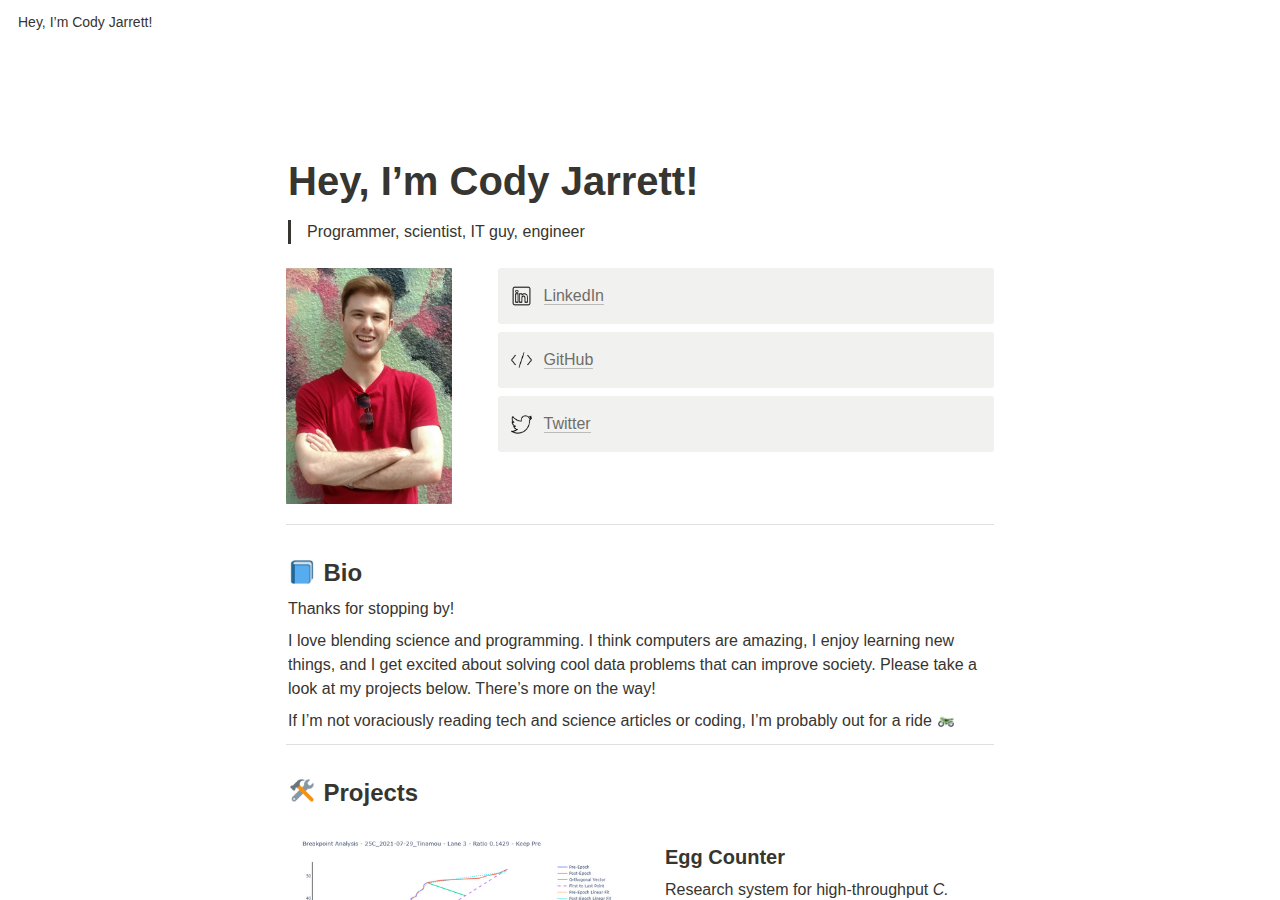
<file: index.html>
<html class="notion-html"><head lang="en"><meta charset="utf-8"/><meta content="width=device-width,height=device-height,initial-scale=1,maximum-scale=1,user-scalable=no,viewport-fit=cover" name="viewport"/><title>Hey, I’m Cody Jarrett!</title><meta content="en_US" property="og:locale"/><link href="/images/favicon.ico" rel="shortcut icon" type="image/x-icon"/><link href="/images/logo-ios.png" rel="apple-touch-icon"/><meta content="yes" name="apple-mobile-web-app-capable"/><meta content="telephone=no" name="format-detection"/><meta content="no" name="msapplication-tap-highlight"/><link href="4c758603f1604611142662f0ddecadcb583394b5.css" media="print" rel="stylesheet"/><link href="5bac511d4358fedf8fc577a9af95b2d91a429351.css" rel="stylesheet"/><link href="a1faf10670c6d369ff34085ca43670791f587047.css" rel="stylesheet"/></head><body class="notion-body"><style>body{background:#fff}body.dark{background:#191919}.initial-loading-spinner{-webkit-animation:rotate 1s linear infinite;animation:rotate 1s linear infinite;-webkit-transform-origin:center center;transform-origin:center center;width:1em;height:1em;opacity:.5;display:block;pointer-events:none}@-webkit-keyframes rotate{0%{-webkit-transform:rotate(0) translateZ(0);transform:rotate(0) translateZ(0)}100%{-webkit-transform:rotate(360deg) translateZ(0);transform:rotate(360deg) translateZ(0)}}@keyframes rotate{0%{-webkit-transform:rotate(0) translateZ(0);transform:rotate(0) translateZ(0)}100%{-webkit-transform:rotate(360deg) translateZ(0);transform:rotate(360deg) translateZ(0)}}</style><style id="scroll-properties">
			::-webkit-scrollbar {
				width: 10px;
				height: 10px;
			}
			::-webkit-scrollbar {
				background: transparent;
			}
			::-webkit-scrollbar-track {
				background: #EDECE9;
			}
			::-webkit-scrollbar-thumb {
				background:#D3D1CB;
			}
			::-webkit-scrollbar-thumb:hover {
				background:#AEACA6;
			}
		</style><div id="notion-app"><div class="notion-app-inner notion-light-theme" style='color: rgb(55, 53, 47); fill: currentcolor; line-height: 1.5; font-family: ui-sans-serif, -apple-system, BlinkMacSystemFont, "Segoe UI", Helvetica, "Apple Color Emoji", Arial, sans-serif, "Segoe UI Emoji", "Segoe UI Symbol"; -webkit-font-smoothing: auto;'><div class="notion-cursor-listener" style="width: 100vw; height: 100%; position: relative; display: flex; flex: 1 1 0%; background: white; cursor: text;"><div style="display: flex; flex-direction: column; width: 100%; overflow: hidden;"><div style="max-width: 100vw; z-index: 100; background: white; user-select: none;"><div class="notion-topbar" style="width: 100%; max-width: 100vw; height: 45px; opacity: 1; transition: opacity 700ms ease 0s, color 700ms ease 0s; position: relative;"><div style="display: flex; justify-content: space-between; align-items: center; overflow: hidden; height: 45px; padding-left: 12px; padding-right: 10px;"><div class="notranslate" style="display: flex; align-items: center; line-height: 1.2; font-size: 14px; height: 100%; flex-grow: 0; margin-right: 8px; min-width: 0px;"><div class="notion-focusable" role="button" style="user-select: none; transition: background 20ms ease-in 0s; cursor: pointer; display: inline-flex; align-items: center; flex-shrink: 1; white-space: nowrap; height: 24px; border-radius: 3px; font-size: 14px; line-height: 1.2; min-width: 0px; padding-left: 6px; padding-right: 6px; color: rgb(55, 53, 47);" tabindex="0"><div class="notranslate" style="white-space: nowrap; overflow: hidden; text-overflow: ellipsis; max-width: 240px;">Hey, I’m Cody Jarrett!</div></div></div><div style="flex-grow: 1; flex-shrink: 1;"></div><div class="notion-focusable" role="button" style="user-select: none; transition: background 20ms ease-in 0s; cursor: pointer; display: inline-flex; align-items: center; flex-shrink: 0; white-space: nowrap; height: 28px; border-radius: 3px; font-size: 14px; line-height: 1.2; min-width: 0px; padding-left: 8px; padding-right: 8px; color: rgb(55, 53, 47);" tabindex="0"><svg class="searchNew" style="width: 14px; height: 14px; display: block; fill: inherit; flex-shrink: 0; backface-visibility: hidden; margin-right: 6px;" viewbox="0 0 17 17"><path d="M6.78027 13.6729C8.24805 13.6729 9.60156 13.1982 10.709 12.4072L14.875 16.5732C15.0684 16.7666 15.3232 16.8633 15.5957 16.8633C16.167 16.8633 16.5713 16.4238 16.5713 15.8613C16.5713 15.5977 16.4834 15.3516 16.29 15.1582L12.1504 11.0098C13.0205 9.86719 13.5391 8.45215 13.5391 6.91406C13.5391 3.19629 10.498 0.155273 6.78027 0.155273C3.0625 0.155273 0.0214844 3.19629 0.0214844 6.91406C0.0214844 10.6318 3.0625 13.6729 6.78027 13.6729ZM6.78027 12.2139C3.87988 12.2139 1.48047 9.81445 1.48047 6.91406C1.48047 4.01367 3.87988 1.61426 6.78027 1.61426C9.68066 1.61426 12.0801 4.01367 12.0801 6.91406C12.0801 9.81445 9.68066 12.2139 6.78027 12.2139Z"></path></svg>Search</div><div class="notion-focusable" role="button" style="user-select: none; transition: background 20ms ease-in 0s; cursor: pointer; display: flex; align-items: center; justify-content: center; width: 32px; height: 28px; border-radius: 3px;" tabindex="0"><svg class="dots" style="width: 18px; height: 18px; display: block; fill: inherit; flex-shrink: 0; backface-visibility: hidden;" viewbox="0 0 13 3"><g><path d="M3,1.5A1.5,1.5,0,1,1,1.5,0,1.5,1.5,0,0,1,3,1.5Z"></path><path d="M8,1.5A1.5,1.5,0,1,1,6.5,0,1.5,1.5,0,0,1,8,1.5Z"></path><path d="M13,1.5A1.5,1.5,0,1,1,11.5,0,1.5,1.5,0,0,1,13,1.5Z"></path></g></svg></div><div style="flex: 0 0 auto; width: 1px; height: 16px; margin-left: 8px; margin-right: 8px; background: rgba(55, 53, 47, 0.16);"></div><div class="notion-focusable" role="button" style="user-select: none; transition: background 20ms ease-in 0s; cursor: pointer; display: inline-flex; align-items: center; flex-shrink: 0; white-space: nowrap; height: 28px; border-radius: 3px; font-size: 14px; line-height: 1.2; min-width: 0px; padding-left: 8px; padding-right: 8px; color: rgb(55, 53, 47);" tabindex="0"><svg class="notionLogo" style="width: 18px; height: 18px; display: block; fill: inherit; flex-shrink: 0; backface-visibility: hidden; margin-right: 6px;" viewbox="0 0 120 126"><path d="M 20.6927 21.9315C 24.5836 25.0924 26.0432 24.8512 33.3492 24.3638L 102.228 20.2279C 103.689 20.2279 102.474 18.7705 101.987 18.5283L 90.5477 10.2586C 88.3558 8.55699 85.4356 6.60818 79.8387 7.09563L 13.1433 11.9602C 10.711 12.2014 10.2251 13.4175 11.1939 14.3924L 20.6927 21.9315ZM 24.8281 37.9835L 24.8281 110.456C 24.8281 114.351 26.7745 115.808 31.1553 115.567L 106.853 111.187C 111.236 110.946 111.724 108.267 111.724 105.103L 111.724 33.1169C 111.724 29.958 110.509 28.2544 107.826 28.4976L 28.721 33.1169C 25.8018 33.3622 24.8281 34.8225 24.8281 37.9835ZM 99.5567 41.8711C 100.042 44.0622 99.5567 46.2512 97.3618 46.4974L 93.7143 47.2241L 93.7143 100.728C 90.5477 102.43 87.6275 103.403 85.1942 103.403C 81.2983 103.403 80.3226 102.186 77.4044 98.54L 53.5471 61.087L 53.5471 97.3239L 61.0964 99.0275C 61.0964 99.0275 61.0964 103.403 55.0057 103.403L 38.2148 104.377C 37.727 103.403 38.2148 100.973 39.9179 100.486L 44.2996 99.2717L 44.2996 51.36L 38.2158 50.8725C 37.728 48.6815 38.9431 45.5225 42.3532 45.2773L 60.3661 44.0631L 85.1942 82.0036L 85.1942 48.4402L 78.864 47.7136C 78.3781 45.0351 80.3226 43.0902 82.7569 42.849L 99.5567 41.8711ZM 7.5434 5.39404L 76.9175 0.285276C 85.4366 -0.445402 87.6285 0.0440428 92.983 3.93368L 115.128 19.4982C 118.782 22.1747 120 22.9034 120 25.8211L 120 111.187C 120 116.537 118.051 119.701 111.237 120.185L 30.6734 125.05C 25.5584 125.294 23.124 124.565 20.4453 121.158L 4.13735 99.9994C 1.21516 96.1048 0 93.191 0 89.7819L 0 13.903C 0 9.5279 1.94945 5.8785 7.5434 5.39404Z"></path></svg>Try Notion</div></div></div><div style="width: calc(100% - 0px); user-select: none;"></div></div><div class="notion-frame" style="flex-grow: 0; flex-shrink: 1; display: flex; flex-direction: column; background: white; z-index: 1; height: calc(100vh - 45px); max-height: 100%; position: relative; width: 1920px;"><div class="notion-scroller vertical" style="display: flex; flex-direction: column; z-index: 1; flex-grow: 1; position: relative; align-items: center; margin-right: 0px; margin-bottom: 0px; overflow: hidden auto;"><div class="whenContentEditable" data-content-editable-root="true" style="caret-color: rgb(55, 53, 47); width: 100%; display: flex; flex-direction: column; position: relative; align-items: center; flex-grow: 1; --whenContentEditable--WebkitUserModify:read-write-plaintext-only;"><span style="height: 1px; width: 1px;"></span><div class="pseudoSelection" contenteditable="false" data-content-editable-void="true" style="user-select: none; --pseudoSelection--background:transparent; width: 100%; display: flex; flex-direction: column; align-items: center; flex-shrink: 0; flex-grow: 0; z-index: 2;"></div><div style="width: 100%; display: flex; justify-content: center; z-index: 3; flex-shrink: 0;"><div style="max-width: 100%; min-width: 0px; width: 900px;"><div style="width: 100%; display: flex; flex-direction: column; align-items: center; flex-shrink: 0; flex-grow: 0;"><div style="max-width: 100%; padding-left: calc(96px + env(safe-area-inset-left)); width: 100%;"><div class="pseudoSelection" contenteditable="false" data-content-editable-void="true" style="user-select: none; --pseudoSelection--background:transparent; pointer-events: none;"><div class="notion-page-controls" style='display: flex; justify-content: flex-start; flex-wrap: wrap; margin-top: 80px; margin-bottom: 4px; margin-left: -1px; color: rgba(55, 53, 47, 0.5); font-family: ui-sans-serif, -apple-system, BlinkMacSystemFont, "Segoe UI", Helvetica, "Apple Color Emoji", Arial, sans-serif, "Segoe UI Emoji", "Segoe UI Symbol"; height: 24px; pointer-events: auto;'></div></div><div style="padding-right: calc(96px + env(safe-area-inset-right));"><div><div class="notion-selectable notion-page-block" data-block-id="d666e85c-0c72-4432-869a-21bf8b025e15" style='color: rgb(55, 53, 47); font-weight: 700; line-height: 1.2; font-size: 40px; font-family: ui-sans-serif, -apple-system, BlinkMacSystemFont, "Segoe UI", Helvetica, "Apple Color Emoji", Arial, sans-serif, "Segoe UI Emoji", "Segoe UI Symbol"; cursor: text; display: flex; align-items: center;'><div contenteditable="false" data-content-editable-leaf="true" placeholder="Untitled" spellcheck="true" style="max-width: 100%; width: 100%; white-space: pre-wrap; word-break: break-word; caret-color: rgb(55, 53, 47); padding: 3px 2px;">Hey, I’m Cody Jarrett!</div></div><div style="margin-left: 4px;"></div></div></div></div></div><div style="width: 100%; display: flex; flex-direction: column; align-items: center; flex-shrink: 0; flex-grow: 0;"><div contenteditable="false" data-content-editable-void="true" style="padding-left: calc(96px + env(safe-area-inset-left)); padding-right: calc(96px + env(safe-area-inset-right)); max-width: 100%; width: 100%;"></div></div></div></div><div style="display: flex; width: 100%; justify-content: center; padding-top: 5px;"><div style="max-width: 100%; min-width: 0px; width: 900px; padding-right: 0px;"><div class="notion-page-content" style="flex-shrink: 0; flex-grow: 1; max-width: 100%; display: flex; align-items: flex-start; flex-direction: column; font-size: 16px; line-height: 1.5; width: 100%; z-index: 4; padding-bottom: 30vh; padding-left: calc(96px + env(safe-area-inset-left)); padding-right: calc(96px + env(safe-area-inset-right));"><div class="notion-selectable notion-quote-block" data-block-id="b187f0bb-b820-42eb-8d91-b601a9dda760" style="width: 100%; max-width: 1718px; margin-top: 4px; margin-bottom: 4px;"><div style="font-size: 1em; padding: 3px 2px; color: inherit; fill: inherit; display: flex;"><div style="border-left: 3px solid currentcolor; padding-left: 14px; padding-right: 14px; width: 100%;"><div contenteditable="false" data-content-editable-leaf="true" placeholder="Empty quote" spellcheck="true" style="max-width: 100%; width: 100%; white-space: pre-wrap; word-break: break-word; caret-color: rgb(55, 53, 47); padding-left: 2px; padding-right: 2px;">Programmer, scientist, IT guy, engineer</div></div></div></div><div class="notion-selectable notion-column_list-block" data-block-id="42691769-45bf-4b2e-8826-b450ea3179a0" style="width: 100%; max-width: 1718px; align-self: center; margin-top: 1px; margin-bottom: 1px;"><div style="display: flex;"><div style="padding-top: 12px; padding-bottom: 12px; flex-grow: 0; flex-shrink: 0; width: calc((100% - 46px) * 0.25);"><div class="notion-selectable notion-column-block" data-block-id="bce6ebbc-df5d-45ed-9733-305852962b5e" style="display: flex; flex-direction: column;"><div class="notion-selectable notion-image-block" data-block-id="5474d5fd-144a-42bb-9b83-fb765a116c05" style="width: 100%; max-width: 100%; align-self: flex-start; margin-top: 4px; margin-bottom: 0px;"><div contenteditable="false" data-content-editable-void="true"><div style="display: flex;"><div class="notion-cursor-default" style="position: relative; overflow: hidden; flex-grow: 1;"><div style="position: relative;"><div><div style="height: 100%; width: 100%;"><img src="f35389b7e667105af4fb79c5d9fbed209eb81778.jpg" style="display: block; object-fit: cover; border-radius: 1px; pointer-events: auto; width: 100%;"/></div></div></div></div></div></div></div></div></div><div style="position: relative; width: 46px; flex-grow: 0; flex-shrink: 0; transition: opacity 200ms ease-out 0s; opacity: 0;"></div><div style="padding-top: 12px; padding-bottom: 12px; flex-grow: 0; flex-shrink: 0; width: calc((100% - 46px) * 0.75);"><div class="notion-selectable notion-column-block" data-block-id="3bf0642a-31a3-4bd1-9c47-6e4fce380e74" style="display: flex; flex-direction: column;"><div class="notion-selectable notion-callout-block" data-block-id="dc2821f6-f56f-49c6-b9d7-549cb57094ce" style="width: 100%; max-width: 100%; margin-top: 4px; margin-bottom: 4px;"><div style="display: flex;"><div style="display: flex; width: 100%; border-radius: 3px; background: rgb(241, 241, 239); padding: 16px 16px 16px 12px;"><div><div aria-disabled="true" class="notion-record-icon notranslate notion-focusable" role="button" style="user-select: none; transition: background 20ms ease-in 0s; display: flex; align-items: center; justify-content: center; height: 24px; width: 24px; border-radius: 3px; flex-shrink: 0;" tabindex="-1"><div><div style="width: 100%; height: 100%;"><img src="ca1ec9ae86116d40acbae59a94ac3ddcebb166df.png" style="display: block; object-fit: cover; border-radius: 3px; width: 21.312px; height: 21.312px; transition: opacity 100ms ease-out 0s;"/></div></div></div></div><div style="display: flex; flex-direction: column; min-width: 0px; margin-left: 8px; width: 100%;"><div contenteditable="false" data-content-editable-leaf="true" placeholder="Type something…" spellcheck="true" style="max-width: 100%; width: 100%; white-space: pre-wrap; word-break: break-word; caret-color: rgb(55, 53, 47); padding-left: 2px; padding-right: 2px;"><a class="notion-link-token notion-enable-hover" data-token-index="0" href="https://www.linkedin.com/in/cody-m-jarrett/" rel="noopener noreferrer" style="cursor:pointer;color:inherit;word-wrap:break-word;text-decoration:inherit" target="_blank"><span class="link-annotation-dc2821f6-f56f-49c6-b9d7-549cb57094ce--1625474597" style="border-bottom:0.05em solid;border-color:rgba(55,53,47,0.4);opacity:0.7">LinkedIn</span></a></div></div></div></div></div><div class="notion-selectable notion-callout-block" data-block-id="a2064489-46cf-404b-a246-e3b27dd4a81f" style="width: 100%; max-width: 100%; margin-top: 4px; margin-bottom: 4px;"><div style="display: flex;"><div style="display: flex; width: 100%; border-radius: 3px; background: rgb(241, 241, 239); padding: 16px 16px 16px 12px;"><div><div aria-disabled="true" class="notion-record-icon notranslate notion-focusable" role="button" style="user-select: none; transition: background 20ms ease-in 0s; display: flex; align-items: center; justify-content: center; height: 24px; width: 24px; border-radius: 3px; flex-shrink: 0;" tabindex="-1"><div><div style="width: 100%; height: 100%;"><img src="594db115e6592dd55f729ca584156a6feceb77cb.png" style="display: block; object-fit: cover; border-radius: 3px; width: 21.312px; height: 21.312px; transition: opacity 100ms ease-out 0s;"/></div></div></div></div><div style="display: flex; flex-direction: column; min-width: 0px; margin-left: 8px; width: 100%;"><div contenteditable="false" data-content-editable-leaf="true" placeholder="Type something…" spellcheck="true" style="max-width: 100%; width: 100%; white-space: pre-wrap; word-break: break-word; caret-color: rgb(55, 53, 47); padding-left: 2px; padding-right: 2px;"><a class="notion-link-token notion-enable-hover" data-token-index="0" href="https://github.com/cody-jarrett" rel="noopener noreferrer" style="cursor:pointer;color:inherit;word-wrap:break-word;text-decoration:inherit" target="_blank"><span class="link-annotation-a2064489-46cf-404b-a246-e3b27dd4a81f-775397772" style="border-bottom:0.05em solid;border-color:rgba(55,53,47,0.4);opacity:0.7">GitHub</span></a></div></div></div></div></div><div class="notion-selectable notion-callout-block" data-block-id="4bdb9f60-c000-4842-a37b-ed6d003c69ae" style="width: 100%; max-width: 100%; margin-top: 4px; margin-bottom: 0px;"><div style="display: flex;"><div style="display: flex; width: 100%; border-radius: 3px; background: rgb(241, 241, 239); padding: 16px 16px 16px 12px;"><div><div aria-disabled="true" class="notion-record-icon notranslate notion-focusable" role="button" style="user-select: none; transition: background 20ms ease-in 0s; display: flex; align-items: center; justify-content: center; height: 24px; width: 24px; border-radius: 3px; flex-shrink: 0;" tabindex="-1"><div><div style="width: 100%; height: 100%;"><img src="348114e09d6e52000f6e384eb362133df9e20cfc.png" style="display: block; object-fit: cover; border-radius: 3px; width: 21.312px; height: 21.312px; transition: opacity 100ms ease-out 0s;"/></div></div></div></div><div style="display: flex; flex-direction: column; min-width: 0px; margin-left: 8px; width: 100%;"><div contenteditable="false" data-content-editable-leaf="true" placeholder="Type something…" spellcheck="true" style="max-width: 100%; width: 100%; white-space: pre-wrap; word-break: break-word; caret-color: rgb(55, 53, 47); padding-left: 2px; padding-right: 2px;"><a class="notion-link-token notion-enable-hover" data-token-index="0" href="https://twitter.com/CodyMJarrett" rel="noopener noreferrer" style="cursor:pointer;color:inherit;word-wrap:break-word;text-decoration:inherit" target="_blank"><span class="link-annotation-4bdb9f60-c000-4842-a37b-ed6d003c69ae-357031514" style="border-bottom:0.05em solid;border-color:rgba(55,53,47,0.4);opacity:0.7">Twitter</span></a></div></div></div></div></div></div></div></div></div><div class="notion-selectable notion-divider-block" data-block-id="0faa95d5-3cf1-4f2f-835a-8fc1b4c579a5" style="width: 100%; max-width: 1718px; margin-top: 1px; margin-bottom: 1px;"><div class="notion-cursor-default" style="display: flex; align-items: center; justify-content: center; pointer-events: auto; width: 100%; height: 13px; flex: 0 0 auto; color: rgba(55, 53, 47, 0.16);"><div style="width: 100%; height: 1px; visibility: visible; border-bottom: 1px solid rgba(55, 53, 47, 0.16);"></div></div></div><div class="notion-selectable notion-sub_header-block" data-block-id="6cb0c363-5101-4098-b687-bcf44e87a48f" style="width: 100%; max-width: 1718px; margin-top: 1.4em; margin-bottom: 1px;"><div style="display: flex; width: 100%; color: inherit; fill: inherit;"><div contenteditable="false" data-content-editable-leaf="true" placeholder="Heading 2" spellcheck="true" style='max-width: 100%; width: 100%; white-space: pre-wrap; word-break: break-word; caret-color: rgb(55, 53, 47); padding: 3px 2px; font-family: ui-sans-serif, -apple-system, BlinkMacSystemFont, "Segoe UI", Helvetica, "Apple Color Emoji", Arial, sans-serif, "Segoe UI Emoji", "Segoe UI Symbol"; font-weight: 600; font-size: 1.5em; line-height: 1.3;'><img alt="📘" aria-label="📘" class="notion-emoji" src="[data-uri]" style="width: 1em;
height: 1em;
background-repeat: no-repeat;
background: url(f87457017f44d1d87f6d662556796277387c1c28.png);
background-position-x: 49.152542%;
background-position-y: 25.423729%;
background-size: 6000% 6000%;
vertical-align: -0.1em;
margin: 0 0.1em"/> Bio</div></div></div><div class="notion-selectable notion-text-block" data-block-id="576b0ed2-27dc-45c4-891b-10d362f7bfba" style="width: 100%; max-width: 1718px; margin-top: 1px; margin-bottom: 1px;"><div style="color: inherit; fill: inherit;"><div style="display: flex;"><div contenteditable="false" data-content-editable-leaf="true" placeholder=" " spellcheck="true" style="max-width: 100%; width: 100%; white-space: pre-wrap; word-break: break-word; caret-color: rgb(55, 53, 47); padding: 3px 2px;">Thanks for stopping by! </div></div></div></div><div class="notion-selectable notion-text-block" data-block-id="3c89a80f-7d0a-463f-8f9a-5992fcbf24c1" style="width: 100%; max-width: 1718px; margin-top: 1px; margin-bottom: 1px;"><div style="color: inherit; fill: inherit;"><div style="display: flex;"><div contenteditable="false" data-content-editable-leaf="true" placeholder=" " spellcheck="true" style="max-width: 100%; width: 100%; white-space: pre-wrap; word-break: break-word; caret-color: rgb(55, 53, 47); padding: 3px 2px;">I love blending science and programming. I think computers are amazing, I enjoy learning new things, and I get excited about solving cool data problems that can improve society. Please take a look at my projects below. There’s more on the way!</div></div></div></div><div class="notion-selectable notion-text-block" data-block-id="fabb2da3-6b67-436a-8d21-34ea78a0d735" style="width: 100%; max-width: 1718px; margin-top: 1px; margin-bottom: 1px;"><div style="color: inherit; fill: inherit;"><div style="display: flex;"><div contenteditable="false" data-content-editable-leaf="true" placeholder=" " spellcheck="true" style="max-width: 100%; width: 100%; white-space: pre-wrap; word-break: break-word; caret-color: rgb(55, 53, 47); padding: 3px 2px;">If I’m not voraciously reading tech and science articles or coding, I’m probably out for a ride <img alt="🏍️" aria-label="🏍️" class="notion-emoji" src="[data-uri]" style="width: 1em;
height: 1em;
background-repeat: no-repeat;
background: url(f87457017f44d1d87f6d662556796277387c1c28.png);
background-position-x: 16.949153%;
background-position-y: 3.389831%;
background-size: 6000% 6000%;
vertical-align: -0.1em;
margin: 0 0.1em"/> </div></div></div></div><div class="notion-selectable notion-divider-block" data-block-id="9891ee3e-c6d0-4c33-8f11-15591e85d5da" style="width: 100%; max-width: 1718px; margin-top: 1px; margin-bottom: 1px;"><div class="notion-cursor-default" style="display: flex; align-items: center; justify-content: center; pointer-events: auto; width: 100%; height: 13px; flex: 0 0 auto; color: rgba(55, 53, 47, 0.16);"><div style="width: 100%; height: 1px; visibility: visible; border-bottom: 1px solid rgba(55, 53, 47, 0.16);"></div></div></div><div class="notion-selectable notion-sub_header-block" data-block-id="b6631ee3-35fe-4606-bdbd-908dbff19f63" style="width: 100%; max-width: 1718px; margin-top: 1.4em; margin-bottom: 1px;"><div style="display: flex; width: 100%; color: inherit; fill: inherit;"><div contenteditable="false" data-content-editable-leaf="true" placeholder="Heading 2" spellcheck="true" style='max-width: 100%; width: 100%; white-space: pre-wrap; word-break: break-word; caret-color: rgb(55, 53, 47); padding: 3px 2px; font-family: ui-sans-serif, -apple-system, BlinkMacSystemFont, "Segoe UI", Helvetica, "Apple Color Emoji", Arial, sans-serif, "Segoe UI Emoji", "Segoe UI Symbol"; font-weight: 600; font-size: 1.5em; line-height: 1.3;'><img alt="🛠️" aria-label="🛠️" class="notion-emoji" src="[data-uri]" style="width: 1em;
height: 1em;
background-repeat: no-repeat;
background: url(f87457017f44d1d87f6d662556796277387c1c28.png);
background-position-x: 64.40678%;
background-position-y: 77.966102%;
background-size: 6000% 6000%;
vertical-align: -0.1em;
margin: 0 0.1em"/> Projects</div></div></div><div class="notion-selectable notion-column_list-block" data-block-id="dde04b07-f11b-47d7-9f99-9bec9b7934a6" style="width: 100%; max-width: 1718px; align-self: center; margin-top: 1px; margin-bottom: 1px;"><div style="display: flex;"><div style="padding-top: 12px; padding-bottom: 12px; flex-grow: 0; flex-shrink: 0; width: calc((100% - 46px) * 0.5);"><div class="notion-selectable notion-column-block" data-block-id="6e782dcc-8f60-4767-b6f1-0c096ce30736" style="display: flex; flex-direction: column;"><div class="notion-selectable notion-image-block" data-block-id="29009bc9-d025-41fb-ae23-ed6cae69204b" style="width: 100%; max-width: 100%; align-self: flex-start; margin-top: 4px; margin-bottom: 0px;"><div contenteditable="false" data-content-editable-void="true"><div style="display: flex;"><div class="notion-cursor-default" style="position: relative; overflow: hidden; flex-grow: 1;"><div style="position: relative;"><div><div style="height: 100%; width: 100%;"><img src="e08979013d770b8c281aa3b9223850b14e44c246.png" style="display: block; object-fit: cover; border-radius: 1px; pointer-events: auto; width: 100%;"/></div></div></div></div></div></div></div></div></div><div style="position: relative; width: 46px; flex-grow: 0; flex-shrink: 0; transition: opacity 200ms ease-out 0s; opacity: 0;"></div><div style="padding-top: 12px; padding-bottom: 12px; flex-grow: 0; flex-shrink: 0; width: calc((100% - 46px) * 0.5);"><div class="notion-selectable notion-column-block" data-block-id="c64d49a3-7fe5-4054-9956-a365503a13e4" style="display: flex; flex-direction: column;"><div class="notion-selectable notion-sub_sub_header-block" data-block-id="17742247-5c2b-498d-aee6-e0fbe37e7347" style="width: 100%; max-width: 100%; margin-top: 1em; margin-bottom: 1px;"><div style="display: flex; width: 100%; color: inherit; fill: inherit;"><div contenteditable="false" data-content-editable-leaf="true" placeholder="Heading 3" spellcheck="true" style='max-width: 100%; width: 100%; white-space: pre-wrap; word-break: break-word; caret-color: rgb(55, 53, 47); padding: 3px 2px; font-family: ui-sans-serif, -apple-system, BlinkMacSystemFont, "Segoe UI", Helvetica, "Apple Color Emoji", Arial, sans-serif, "Segoe UI Emoji", "Segoe UI Symbol"; font-weight: 600; font-size: 1.25em; line-height: 1.3;'>Egg Counter</div></div></div><div class="notion-selectable notion-text-block" data-block-id="eaf046d3-d097-444f-81ce-6e93c837aa15" style="width: 100%; max-width: 100%; margin-top: 1px; margin-bottom: 0px;"><div style="color: inherit; fill: inherit;"><div style="display: flex;"><div contenteditable="false" data-content-editable-leaf="true" placeholder=" " spellcheck="true" style="max-width: 100%; width: 100%; white-space: pre-wrap; word-break: break-word; caret-color: rgb(55, 53, 47); padding: 3px 2px;">Research system for high-throughput <span class="notion-enable-hover" data-token-index="1" style="font-style:italic">C. elegans</span> reproductive phenotyping using Python software for end-to-end operation.</div></div></div></div></div></div></div></div><div class="notion-selectable notion-divider-block" data-block-id="8232cc6e-4af0-4800-ac15-0ee059739faf" style="width: 100%; max-width: 1718px; margin-top: 1px; margin-bottom: 1px;"><div class="notion-cursor-default" style="display: flex; align-items: center; justify-content: center; pointer-events: auto; width: 100%; height: 13px; flex: 0 0 auto; color: rgba(55, 53, 47, 0.16);"><div style="width: 100%; height: 1px; visibility: visible; border-bottom: 1px solid rgba(55, 53, 47, 0.16);"></div></div></div><div class="notion-selectable notion-sub_header-block" data-block-id="d2818dd1-814a-4db0-b180-dc75fb42fdf1" style="width: 100%; max-width: 1718px; margin-top: 1.4em; margin-bottom: 1px;"><div style="display: flex; width: 100%; color: inherit; fill: inherit;"><div contenteditable="false" data-content-editable-leaf="true" placeholder="Heading 2" spellcheck="true" style='max-width: 100%; width: 100%; white-space: pre-wrap; word-break: break-word; caret-color: rgb(55, 53, 47); padding: 3px 2px; font-family: ui-sans-serif, -apple-system, BlinkMacSystemFont, "Segoe UI", Helvetica, "Apple Color Emoji", Arial, sans-serif, "Segoe UI Emoji", "Segoe UI Symbol"; font-weight: 600; font-size: 1.5em; line-height: 1.3;'><img alt="🧰" aria-label="🧰" class="notion-emoji" src="[data-uri]" style="width: 1em;
height: 1em;
background-repeat: no-repeat;
background: url(f87457017f44d1d87f6d662556796277387c1c28.png);
background-position-x: 89.830508%;
background-position-y: 88.135593%;
background-size: 6000% 6000%;
vertical-align: -0.1em;
margin: 0 0.1em"/> Skills</div></div></div><div class="notion-selectable notion-bulleted_list-block" data-block-id="29e86fbb-e1c4-43b9-a26d-99fb139e94ee" style="width: 100%; max-width: 1718px; margin-top: 1px; margin-bottom: 1px;"><div style="display: flex; align-items: flex-start; width: 100%; padding-left: 2px; color: inherit; fill: inherit;"><div class="pseudoSelection" contenteditable="false" data-content-editable-void="true" data-text-edit-side="start" style="user-select: none; --pseudoSelection--background:transparent; margin-right: 2px; width: 24px; display: flex; align-items: center; justify-content: center; flex-grow: 0; flex-shrink: 0; min-height: calc(1.5em + 3px + 3px);"><div class="pseudoBefore" style='font-size: 1.5em; line-height: 1; margin-bottom: 0px; --pseudoBefore--fontFamily:Arial; --pseudoBefore--content:"•";'></div></div><div style="flex: 1 1 0px; min-width: 1px; display: flex; flex-direction: column;"><div style="display: flex;"><div contenteditable="false" data-content-editable-leaf="true" placeholder="List" spellcheck="true" style="max-width: 100%; width: 100%; white-space: pre-wrap; word-break: break-word; caret-color: rgb(55, 53, 47); padding: 3px 2px; text-align: left;">Python</div></div></div></div></div><div class="notion-selectable notion-bulleted_list-block" data-block-id="514bad81-000f-456a-bb6f-3703caedf2bd" style="width: 100%; max-width: 1718px; margin-top: 1px; margin-bottom: 1px;"><div style="display: flex; align-items: flex-start; width: 100%; padding-left: 2px; color: inherit; fill: inherit;"><div class="pseudoSelection" contenteditable="false" data-content-editable-void="true" data-text-edit-side="start" style="user-select: none; --pseudoSelection--background:transparent; margin-right: 2px; width: 24px; display: flex; align-items: center; justify-content: center; flex-grow: 0; flex-shrink: 0; min-height: calc(1.5em + 3px + 3px);"><div class="pseudoBefore" style='font-size: 1.5em; line-height: 1; margin-bottom: 0px; --pseudoBefore--fontFamily:Arial; --pseudoBefore--content:"•";'></div></div><div style="flex: 1 1 0px; min-width: 1px; display: flex; flex-direction: column;"><div style="display: flex;"><div contenteditable="false" data-content-editable-leaf="true" placeholder="List" spellcheck="true" style="max-width: 100%; width: 100%; white-space: pre-wrap; word-break: break-word; caret-color: rgb(55, 53, 47); padding: 3px 2px; text-align: left;">Data modeling, analysis, visualization</div></div></div></div></div><div class="notion-selectable notion-bulleted_list-block" data-block-id="7b00887b-7ae3-41c1-bab7-9a7f687bf6c0" style="width: 100%; max-width: 1718px; margin-top: 1px; margin-bottom: 1px;"><div style="display: flex; align-items: flex-start; width: 100%; padding-left: 2px; color: inherit; fill: inherit;"><div class="pseudoSelection" contenteditable="false" data-content-editable-void="true" data-text-edit-side="start" style="user-select: none; --pseudoSelection--background:transparent; margin-right: 2px; width: 24px; display: flex; align-items: center; justify-content: center; flex-grow: 0; flex-shrink: 0; min-height: calc(1.5em + 3px + 3px);"><div class="pseudoBefore" style='font-size: 1.5em; line-height: 1; margin-bottom: 0px; --pseudoBefore--fontFamily:Arial; --pseudoBefore--content:"•";'></div></div><div style="flex: 1 1 0px; min-width: 1px; display: flex; flex-direction: column;"><div style="display: flex;"><div contenteditable="false" data-content-editable-leaf="true" placeholder="List" spellcheck="true" style="max-width: 100%; width: 100%; white-space: pre-wrap; word-break: break-word; caret-color: rgb(55, 53, 47); padding: 3px 2px; text-align: left;">Image processing, analysis</div></div></div></div></div><div class="notion-selectable notion-bulleted_list-block" data-block-id="5d6694da-eed7-42de-958b-1d923e811245" style="width: 100%; max-width: 1718px; margin-top: 1px; margin-bottom: 1px;"><div style="display: flex; align-items: flex-start; width: 100%; padding-left: 2px; color: inherit; fill: inherit;"><div class="pseudoSelection" contenteditable="false" data-content-editable-void="true" data-text-edit-side="start" style="user-select: none; --pseudoSelection--background:transparent; margin-right: 2px; width: 24px; display: flex; align-items: center; justify-content: center; flex-grow: 0; flex-shrink: 0; min-height: calc(1.5em + 3px + 3px);"><div class="pseudoBefore" style='font-size: 1.5em; line-height: 1; margin-bottom: 0px; --pseudoBefore--fontFamily:Arial; --pseudoBefore--content:"•";'></div></div><div style="flex: 1 1 0px; min-width: 1px; display: flex; flex-direction: column;"><div style="display: flex;"><div contenteditable="false" data-content-editable-leaf="true" placeholder="List" spellcheck="true" style="max-width: 100%; width: 100%; white-space: pre-wrap; word-break: break-word; caret-color: rgb(55, 53, 47); padding: 3px 2px; text-align: left;">Statistics</div></div></div></div></div><div class="notion-selectable notion-bulleted_list-block" data-block-id="5c5e5995-f919-4994-a303-0aebd3e3c266" style="width: 100%; max-width: 1718px; margin-top: 1px; margin-bottom: 1px;"><div style="display: flex; align-items: flex-start; width: 100%; padding-left: 2px; color: inherit; fill: inherit;"><div class="pseudoSelection" contenteditable="false" data-content-editable-void="true" data-text-edit-side="start" style="user-select: none; --pseudoSelection--background:transparent; margin-right: 2px; width: 24px; display: flex; align-items: center; justify-content: center; flex-grow: 0; flex-shrink: 0; min-height: calc(1.5em + 3px + 3px);"><div class="pseudoBefore" style='font-size: 1.5em; line-height: 1; margin-bottom: 0px; --pseudoBefore--fontFamily:Arial; --pseudoBefore--content:"•";'></div></div><div style="flex: 1 1 0px; min-width: 1px; display: flex; flex-direction: column;"><div style="display: flex;"><div contenteditable="false" data-content-editable-leaf="true" placeholder="List" spellcheck="true" style="max-width: 100%; width: 100%; white-space: pre-wrap; word-break: break-word; caret-color: rgb(55, 53, 47); padding: 3px 2px; text-align: left;">Machine learning</div></div></div></div></div><div class="notion-selectable notion-bulleted_list-block" data-block-id="2ead78b1-a4a1-4e32-b72c-ac440a271f0e" style="width: 100%; max-width: 1718px; margin-top: 1px; margin-bottom: 1px;"><div style="display: flex; align-items: flex-start; width: 100%; padding-left: 2px; color: inherit; fill: inherit;"><div class="pseudoSelection" contenteditable="false" data-content-editable-void="true" data-text-edit-side="start" style="user-select: none; --pseudoSelection--background:transparent; margin-right: 2px; width: 24px; display: flex; align-items: center; justify-content: center; flex-grow: 0; flex-shrink: 0; min-height: calc(1.5em + 3px + 3px);"><div class="pseudoBefore" style='font-size: 1.5em; line-height: 1; margin-bottom: 0px; --pseudoBefore--fontFamily:Arial; --pseudoBefore--content:"•";'></div></div><div style="flex: 1 1 0px; min-width: 1px; display: flex; flex-direction: column;"><div style="display: flex;"><div contenteditable="false" data-content-editable-leaf="true" placeholder="List" spellcheck="true" style="max-width: 100%; width: 100%; white-space: pre-wrap; word-break: break-word; caret-color: rgb(55, 53, 47); padding: 3px 2px; text-align: left;">Git, GitHub</div></div></div></div></div><div class="notion-selectable notion-bulleted_list-block" data-block-id="28ccd983-a03d-4cfc-8887-2912434d935f" style="width: 100%; max-width: 1718px; margin-top: 1px; margin-bottom: 1px;"><div style="display: flex; align-items: flex-start; width: 100%; padding-left: 2px; color: inherit; fill: inherit;"><div class="pseudoSelection" contenteditable="false" data-content-editable-void="true" data-text-edit-side="start" style="user-select: none; --pseudoSelection--background:transparent; margin-right: 2px; width: 24px; display: flex; align-items: center; justify-content: center; flex-grow: 0; flex-shrink: 0; min-height: calc(1.5em + 3px + 3px);"><div class="pseudoBefore" style='font-size: 1.5em; line-height: 1; margin-bottom: 0px; --pseudoBefore--fontFamily:Arial; --pseudoBefore--content:"•";'></div></div><div style="flex: 1 1 0px; min-width: 1px; display: flex; flex-direction: column;"><div style="display: flex;"><div contenteditable="false" data-content-editable-leaf="true" placeholder="List" spellcheck="true" style="max-width: 100%; width: 100%; white-space: pre-wrap; word-break: break-word; caret-color: rgb(55, 53, 47); padding: 3px 2px; text-align: left;">Analytical thinking</div></div></div></div></div><div class="notion-selectable notion-text-block" data-block-id="61f919f8-2963-405e-ba6c-beb0282f734d" style="width: 100%; max-width: 1718px; margin-top: 1px; margin-bottom: 1px;"><div style="color: inherit; fill: inherit;"><div style="display: flex;"><div contenteditable="false" data-content-editable-leaf="true" placeholder=" " spellcheck="true" style="max-width: 100%; width: 100%; white-space: pre-wrap; word-break: break-word; caret-color: rgb(55, 53, 47); padding: 3px 2px; min-height: 1em; color: rgb(55, 53, 47); -webkit-text-fill-color: rgba(55, 53, 47, 0.5);"></div></div></div></div><div class="notion-selectable notion-text-block" data-block-id="29ec2e4c-e1d3-4003-8292-414dc9fdbcc8" style="width: 100%; max-width: 1718px; margin-top: 1px; margin-bottom: 1px;"><div style="color: inherit; fill: inherit;"><div style="display: flex;"><div contenteditable="false" data-content-editable-leaf="true" placeholder=" " spellcheck="true" style="max-width: 100%; width: 100%; white-space: pre-wrap; word-break: break-word; caret-color: rgb(55, 53, 47); padding: 3px 2px;">Learning:</div></div></div></div><div class="notion-selectable notion-bulleted_list-block" data-block-id="c27f88bb-7cea-47b6-a986-a3291aa5999d" style="width: 100%; max-width: 1718px; margin-top: 1px; margin-bottom: 1px;"><div style="display: flex; align-items: flex-start; width: 100%; padding-left: 2px; color: inherit; fill: inherit;"><div class="pseudoSelection" contenteditable="false" data-content-editable-void="true" data-text-edit-side="start" style="user-select: none; --pseudoSelection--background:transparent; margin-right: 2px; width: 24px; display: flex; align-items: center; justify-content: center; flex-grow: 0; flex-shrink: 0; min-height: calc(1.5em + 3px + 3px);"><div class="pseudoBefore" style='font-size: 1.5em; line-height: 1; margin-bottom: 0px; --pseudoBefore--fontFamily:Arial; --pseudoBefore--content:"•";'></div></div><div style="flex: 1 1 0px; min-width: 1px; display: flex; flex-direction: column;"><div style="display: flex;"><div contenteditable="false" data-content-editable-leaf="true" placeholder="List" spellcheck="true" style="max-width: 100%; width: 100%; white-space: pre-wrap; word-break: break-word; caret-color: rgb(55, 53, 47); padding: 3px 2px; text-align: left;">SQL</div></div></div></div></div><div class="notion-selectable notion-bulleted_list-block" data-block-id="fc40e73e-0213-475e-b34f-7da14868e519" style="width: 100%; max-width: 1718px; margin-top: 1px; margin-bottom: 1px;"><div style="display: flex; align-items: flex-start; width: 100%; padding-left: 2px; color: inherit; fill: inherit;"><div class="pseudoSelection" contenteditable="false" data-content-editable-void="true" data-text-edit-side="start" style="user-select: none; --pseudoSelection--background:transparent; margin-right: 2px; width: 24px; display: flex; align-items: center; justify-content: center; flex-grow: 0; flex-shrink: 0; min-height: calc(1.5em + 3px + 3px);"><div class="pseudoBefore" style='font-size: 1.5em; line-height: 1; margin-bottom: 0px; --pseudoBefore--fontFamily:Arial; --pseudoBefore--content:"•";'></div></div><div style="flex: 1 1 0px; min-width: 1px; display: flex; flex-direction: column;"><div style="display: flex;"><div contenteditable="false" data-content-editable-leaf="true" placeholder="List" spellcheck="true" style="max-width: 100%; width: 100%; white-space: pre-wrap; word-break: break-word; caret-color: rgb(55, 53, 47); padding: 3px 2px; text-align: left;">Docker</div></div></div></div></div><div class="notion-selectable notion-bulleted_list-block" data-block-id="268e95fc-9f0a-4c17-96f7-6a4d0987bd37" style="width: 100%; max-width: 1718px; margin-top: 1px; margin-bottom: 1px;"><div style="display: flex; align-items: flex-start; width: 100%; padding-left: 2px; color: inherit; fill: inherit;"><div class="pseudoSelection" contenteditable="false" data-content-editable-void="true" data-text-edit-side="start" style="user-select: none; --pseudoSelection--background:transparent; margin-right: 2px; width: 24px; display: flex; align-items: center; justify-content: center; flex-grow: 0; flex-shrink: 0; min-height: calc(1.5em + 3px + 3px);"><div class="pseudoBefore" style='font-size: 1.5em; line-height: 1; margin-bottom: 0px; --pseudoBefore--fontFamily:Arial; --pseudoBefore--content:"•";'></div></div><div style="flex: 1 1 0px; min-width: 1px; display: flex; flex-direction: column;"><div style="display: flex;"><div contenteditable="false" data-content-editable-leaf="true" placeholder="List" spellcheck="true" style="max-width: 100%; width: 100%; white-space: pre-wrap; word-break: break-word; caret-color: rgb(55, 53, 47); padding: 3px 2px; text-align: left;">Python CI/CD</div></div></div></div></div><div class="notion-selectable notion-bulleted_list-block" data-block-id="96d0a8e7-32f0-4b9c-9401-4950a81592cf" style="width: 100%; max-width: 1718px; margin-top: 1px; margin-bottom: 1px;"><div style="display: flex; align-items: flex-start; width: 100%; padding-left: 2px; color: inherit; fill: inherit;"><div class="pseudoSelection" contenteditable="false" data-content-editable-void="true" data-text-edit-side="start" style="user-select: none; --pseudoSelection--background:transparent; margin-right: 2px; width: 24px; display: flex; align-items: center; justify-content: center; flex-grow: 0; flex-shrink: 0; min-height: calc(1.5em + 3px + 3px);"><div class="pseudoBefore" style='font-size: 1.5em; line-height: 1; margin-bottom: 0px; --pseudoBefore--fontFamily:Arial; --pseudoBefore--content:"•";'></div></div><div style="flex: 1 1 0px; min-width: 1px; display: flex; flex-direction: column;"><div style="display: flex;"><div contenteditable="false" data-content-editable-leaf="true" placeholder="List" spellcheck="true" style="max-width: 100%; width: 100%; white-space: pre-wrap; word-break: break-word; caret-color: rgb(55, 53, 47); padding: 3px 2px; text-align: left;">Kubernetes</div></div></div></div></div><div class="notion-selectable notion-divider-block" data-block-id="a594c096-c07c-4221-98dc-d1c277499fe2" style="width: 100%; max-width: 1718px; margin-top: 1px; margin-bottom: 1px;"><div class="notion-cursor-default" style="display: flex; align-items: center; justify-content: center; pointer-events: auto; width: 100%; height: 13px; flex: 0 0 auto; color: rgba(55, 53, 47, 0.16);"><div style="width: 100%; height: 1px; visibility: visible; border-bottom: 1px solid rgba(55, 53, 47, 0.16);"></div></div></div><div class="notion-selectable notion-sub_header-block" data-block-id="19dfd70c-44a4-41e7-b394-9fcc99bdef31" style="width: 100%; max-width: 1718px; margin-top: 1.4em; margin-bottom: 1px;"><div style="display: flex; width: 100%; color: inherit; fill: inherit;"><div contenteditable="false" data-content-editable-leaf="true" placeholder="Heading 2" spellcheck="true" style='max-width: 100%; width: 100%; white-space: pre-wrap; word-break: break-word; caret-color: rgb(55, 53, 47); padding: 3px 2px; font-family: ui-sans-serif, -apple-system, BlinkMacSystemFont, "Segoe UI", Helvetica, "Apple Color Emoji", Arial, sans-serif, "Segoe UI Emoji", "Segoe UI Symbol"; font-weight: 600; font-size: 1.5em; line-height: 1.3;'><img alt="🎓" aria-label="🎓" class="notion-emoji" src="[data-uri]" style="width: 1em;
height: 1em;
background-repeat: no-repeat;
background: url(f87457017f44d1d87f6d662556796277387c1c28.png);
background-position-x: 11.864407%;
background-position-y: 57.627119%;
background-size: 6000% 6000%;
vertical-align: -0.1em;
margin: 0 0.1em"/> Education</div></div></div><div class="notion-selectable notion-sub_sub_header-block" data-block-id="8f0da176-bd06-46d5-bc47-26b3bfba93e6" style="width: 100%; max-width: 1718px; margin-top: 1em; margin-bottom: 1px;"><div style="display: flex; width: 100%; color: inherit; fill: inherit;"><div contenteditable="false" data-content-editable-leaf="true" placeholder="Heading 3" spellcheck="true" style='max-width: 100%; width: 100%; white-space: pre-wrap; word-break: break-word; caret-color: rgb(55, 53, 47); padding: 3px 2px; font-family: ui-sans-serif, -apple-system, BlinkMacSystemFont, "Segoe UI", Helvetica, "Apple Color Emoji", Arial, sans-serif, "Segoe UI Emoji", "Segoe UI Symbol"; font-weight: 600; font-size: 1.25em; line-height: 1.3;'>Bachelor’s of Science in Physics, Minor in Biology</div></div></div><div class="notion-selectable notion-text-block" data-block-id="82e50725-87e2-4710-8df3-d1f220f4cca5" style="width: 100%; max-width: 1718px; margin-top: 1px; margin-bottom: 1px;"><div style="color: inherit; fill: inherit;"><div style="display: flex;"><div contenteditable="false" data-content-editable-leaf="true" placeholder=" " spellcheck="true" style="max-width: 100%; width: 100%; white-space: pre-wrap; word-break: break-word; caret-color: rgb(55, 53, 47); padding: 3px 2px;">University of Oregon</div></div></div></div><div class="notion-selectable notion-text-block" data-block-id="27a63227-f45b-4173-8761-74134ff1d51b" style="width: 100%; max-width: 1718px; margin-top: 1px; margin-bottom: 1px;"><div style="color: inherit; fill: inherit;"><div style="display: flex;"><div contenteditable="false" data-content-editable-leaf="true" placeholder=" " spellcheck="true" style="max-width: 100%; width: 100%; white-space: pre-wrap; word-break: break-word; caret-color: rgb(55, 53, 47); padding: 3px 2px;">2017</div></div></div></div><div class="notion-selectable notion-sub_sub_header-block" data-block-id="06755152-a731-4f9a-831f-a3b203fd634e" style="width: 100%; max-width: 1718px; margin-top: 1em; margin-bottom: 1px;"><div style="display: flex; width: 100%; color: inherit; fill: inherit;"><div contenteditable="false" data-content-editable-leaf="true" placeholder="Heading 3" spellcheck="true" style='max-width: 100%; width: 100%; white-space: pre-wrap; word-break: break-word; caret-color: rgb(55, 53, 47); padding: 3px 2px; font-family: ui-sans-serif, -apple-system, BlinkMacSystemFont, "Segoe UI", Helvetica, "Apple Color Emoji", Arial, sans-serif, "Segoe UI Emoji", "Segoe UI Symbol"; font-weight: 600; font-size: 1.25em; line-height: 1.3;'>Associate of Arts Oregon Transfer</div></div></div><div class="notion-selectable notion-text-block" data-block-id="40a89841-d350-419d-a2d3-0b5b7790220b" style="width: 100%; max-width: 1718px; margin-top: 1px; margin-bottom: 1px;"><div style="color: inherit; fill: inherit;"><div style="display: flex;"><div contenteditable="false" data-content-editable-leaf="true" placeholder=" " spellcheck="true" style="max-width: 100%; width: 100%; white-space: pre-wrap; word-break: break-word; caret-color: rgb(55, 53, 47); padding: 3px 2px;">Lane Community College</div></div></div></div><div class="notion-selectable notion-text-block" data-block-id="2c64d555-345d-4463-aeb4-ee350487e1b6" style="width: 100%; max-width: 1718px; margin-top: 1px; margin-bottom: 1px;"><div style="color: inherit; fill: inherit;"><div style="display: flex;"><div contenteditable="false" data-content-editable-leaf="true" placeholder=" " spellcheck="true" style="max-width: 100%; width: 100%; white-space: pre-wrap; word-break: break-word; caret-color: rgb(55, 53, 47); padding: 3px 2px;">2013</div></div></div></div><div class="notion-selectable notion-sub_sub_header-block" data-block-id="c9e7425b-3523-455d-b33a-b59e10df6b46" style="width: 100%; max-width: 1718px; margin-top: 1em; margin-bottom: 1px;"><div style="display: flex; width: 100%; color: inherit; fill: inherit;"><div contenteditable="false" data-content-editable-leaf="true" placeholder="Heading 3" spellcheck="true" style='max-width: 100%; width: 100%; white-space: pre-wrap; word-break: break-word; caret-color: rgb(55, 53, 47); padding: 3px 2px; font-family: ui-sans-serif, -apple-system, BlinkMacSystemFont, "Segoe UI", Helvetica, "Apple Color Emoji", Arial, sans-serif, "Segoe UI Emoji", "Segoe UI Symbol"; font-weight: 600; font-size: 1.25em; line-height: 1.3;'>International Baccalaureate Diploma</div></div></div><div class="notion-selectable notion-text-block" data-block-id="de168353-f598-4e01-ac6c-dc1270fdcaaa" style="width: 100%; max-width: 1718px; margin-top: 1px; margin-bottom: 1px;"><div style="color: inherit; fill: inherit;"><div style="display: flex;"><div contenteditable="false" data-content-editable-leaf="true" placeholder=" " spellcheck="true" style="max-width: 100%; width: 100%; white-space: pre-wrap; word-break: break-word; caret-color: rgb(55, 53, 47); padding: 3px 2px;">North Eugene High School</div></div></div></div><div class="notion-selectable notion-text-block" data-block-id="0ec2c8dd-5e19-48e5-9746-806953f6b8cb" style="width: 100%; max-width: 1718px; margin-top: 1px; margin-bottom: 1px;"><div style="color: inherit; fill: inherit;"><div style="display: flex;"><div contenteditable="false" data-content-editable-leaf="true" placeholder=" " spellcheck="true" style="max-width: 100%; width: 100%; white-space: pre-wrap; word-break: break-word; caret-color: rgb(55, 53, 47); padding: 3px 2px;">2012</div></div></div></div><div class="notion-selectable notion-text-block" data-block-id="bfa895bc-7079-4051-8253-55728f455523" style="width: 100%; max-width: 1718px; margin-top: 1px; margin-bottom: 0px;"><div style="color: inherit; fill: inherit;"><div style="display: flex;"><div contenteditable="false" data-content-editable-leaf="true" placeholder=" " spellcheck="true" style="max-width: 100%; width: 100%; white-space: pre-wrap; word-break: break-word; caret-color: rgb(55, 53, 47); padding: 3px 2px; min-height: 1em; color: rgb(55, 53, 47); -webkit-text-fill-color: rgba(55, 53, 47, 0.5);"></div></div></div></div></div></div><div contenteditable="false" data-content-editable-void="true" style="width: 0px;"><div style="display: none; flex-shrink: 0; pointer-events: none; width: 0px; position: absolute; right: 192px; opacity: 0;"><div style="display: flex; flex-direction: column; padding: 5px 16px; width: 340px; flex-shrink: 0; height: 100%; position: relative; pointer-events: none; z-index: 1;"><div style="position: absolute; pointer-events: none; width: 100%; height: 100%; top: -5px; background: linear-gradient(white 0px, rgba(255, 255, 255, 0) 15px);"></div></div></div></div></div><span style="height: 1px; width: 1px;"></span></div><div class="notion-presence-container" style="position: absolute; top: 0px; left: 0px; z-index: 1;"><div></div></div></div><div style="position: absolute; top: 0px; left: 0px;"><div></div></div></div></div></div></div></div><textarea style="opacity: 0; pointer-events: none; position: fixed; left: 0px; top: 0px;"></textarea><textarea style="opacity: 0; pointer-events: none; position: fixed; left: 0px; top: 0px;"></textarea><script src="4f81ce7dd4fdfb05ecea2042ffef36115ac55ccf.js" type="text/javascript"></script><div style="width: env(safe-area-inset-bottom);"></div></body></html>
</file>
<file: 4c758603f1604611142662f0ddecadcb583394b5.css>
html, body, #notion-app {
    height: auto !important;
    overflow: auto !important;
    font-size: 14px !important;
    -webkit-print-color-adjust: exact;
    padding: 0 !important;
    margin: 0 !important
    }
.notion-help-button, .notion-print-ignore, .notion-overlay-container, .notion-sidebar-container, .notion-presence-container, .notion-topbar, .notion-topbar-export-popup, .notion-selectable-halo, .notion-help-button, .notion-page-controls {
    display: none !important
    }
.notion-frame {
    width: 100% !important;
    height: auto !important;
    border: none !important;
    padding: 0 !important;
    margin: 0 !important;
    -webkit-print-color-adjust: exact
    }
.notion-scroller {
    height: auto !important;
    width: 100% !important;
    max-height: none !important;
    max-width: none !important;
    overflow: visible !important;
    padding: 0 !important;
    margin: 0 !important;
    /* Remove the extra padding when the screen is wide. */
    display: block !important
    }
html {
    height: auto !important;
    overflow: auto !important;
    font-size: 14px !important
    }
.notion-invoice {
    height: auto !important
    }
.notion-code-block > div {
    white-space: normal !important
    }
.notion-selectable {
    page-break-inside: avoid;
    -webkit-region-break-inside: avoid;
    position: relative;
    overflow: initial;
    min-height: 0;
    max-width: none !important
    }
.notion-page-content {
    display: block !important;
    width: 100% !important;
    position: relative;
    overflow: initial;
    min-height: 0
    }
@page {
    size: auto;
    margin: 20mm 0 20mm 0
    }
</file>
<file: 5bac511d4358fedf8fc577a9af95b2d91a429351.css>
/* enables hover effect on buttons */
div[role="button"]:not(.notion-record-icon):hover {
  background: rgba(55, 53, 47, 0.08);
}

/* hides loading spinners */
.loading-spinner {
  display: none !important;
}

/* hides elements on the top right (search box, duplicate, notion shortcut) */
.notion-topbar > div > div:not(:first-child) {
  display: none !important;
}

/* stops inline databases from overflowing horizontally */
.notion-frame {
  max-width: 100%;
  width: 100vw !important;
}

.notion-selectable {
  max-width: 100% !important;
}

.notion-scroller .notion-collection_view-block {
  width: 100% !important;
  max-width: 100% !important;
}

/* Resizes inlines databases */
.notion-scroller .notion-collection_view-block > div,
.notion-scroller .notion-collection_view-block .notion-list-view,
.notion-scroller .notion-collection_view-block .notion-gallery-view,
.notion-scroller .notion-collection_view-block .notion-table-view,
.notion-scroller .notion-collection_view-block .notion-board-view,
.notion-scroller .notion-collection_view-block .notion-calendar-view {
  max-width: 100% !important;
  padding-left: unset !important;
  padding-right: unset !important;
}

/* pull alias arrows back inline */
svg.alias {
  display: inline-block !important;
  height: auto !important;
}

/* stops text from overflowing past max-width on bookmark blocks; */
.notion-bookmark-block div {
  white-space: unset !important;
}

/* fixes oversized page properties on Safari */
.notion-scroller
  > div:nth-child(2):not(.notion-page-content)
  > div:not([data-block-id])
  div:not(.notion-page-details-controls) {
  height: auto !important;
}

/* fixes possible stray header on tables */
.notion-collection_view_page-block > div:first-child {
  transform: unset !important;
}

/* fixes oversize icons in inline page links */
a[data-token-index] svg.page {
  height: auto !important;
}

/* mobile fixes */
@media only screen and (max-width: 960px) {
  /* normalizes banner / page title width */
  .notion-scroller > div:not([class]),
  .notion-scroller > div > div:not([class]) {
    width: 100% !important;
    max-width: 960px !important;
    padding-left: 0 !important;
    padding-right: 0 !important;
  }

  /* normalizes content width */
  .notion-page-content,
  .notion-page-content > .notion-collection_view-block,
  .notion-page-content > .notion-collection_view-block > div,
  .notion-page-content > .notion-collection_view-block > .notion-scroller > div {
    width: 100vw !important;
    /* max-width: unset !important; */
    padding-right: 0 !important;
    padding-left: 0 !important;
  }

  /* add padding to banner, but not to image */
  .notion-frame > .notion-scroller > div:first-child > div:last-child {
    padding-right: 2em !important;
    padding-left: 2em !important;
  }

  /* add padding to content */
  .notion-scroller > div:not([class]):not(:first-child),
  .notion-scroller > .notion-page-content,
  .notion-frame > .notion-scroller > .notion-scroller > .notion-list-view,
  .notion-frame > .notion-scroller > .notion-scroller > .notion-gallery-view,
  .notion-frame > .notion-scroller > .notion-scroller > .notion-table-view,
  .notion-frame > .notion-scroller > .notion-scroller > .notion-board-view,
  .notion-frame > .notion-scroller > .notion-scroller > .notion-calendar-view {
    padding-right: 2em !important;
    padding-left: 2em !important;
    flex-wrap: wrap
  }

  /* collapses flex rows into columns */
  .notion-column_list-block > div {
    flex-direction: column;
  }
  .notion-column_list-block > div > * {
    width: unset !important;
  }

  /* forces gallery to wrap around pages */
  .notion-gallery-view {
    width: 100vw;
  }

  /* enable horizontal scroll for lists and tables on mobile */
  .notion-collection-item > a {
    overflow: visible !important;
  }
  .notion-collection-item > a > div {
    width: unset !important;
  }
  .notion-scroller.horizontal {
    overflow-x: scroll;
  }

  /* makes the top border on overflowing list reach the full width of the list */
  .notion-list-view > .notion-collection_view_page-block {
    width: fit-content;
  }

  .notion-scroller
  > div:nth-child(2):not(.notion-page-content)
  > div:not([data-block-id])
  div:not(.notion-page-details-controls) {
  padding-left: 0!important;
  padding-right: 0!important;
}
}

.pseudoAfter:after {
  color: var(--pseudoAfter--color);
  content: var(--pseudoAfter--content);
  border: var(--pseudoAfter--border);
  width: var(--pseudoAfter--width);
  height: var(--pseudoAfter--height);
  display: var(--pseudoAfter--display);
  background: var(--pseudoAfter--background);
}

.pseudoBefore:before {
  color: var(--pseudoBefore--color);
  content: var(--pseudoBefore--content);
  border: var(--pseudoBefore--border);
  width: var(--pseudoBefore--width);
  height: var(--pseudoBefore--height);
  display: var(--pseudoBefore--display) !important;
  background: var(--pseudoBefore--background);
}

.pseudoSelection ::selection {
  color: var(--pseudoSelection--color);
  background: var(--pseudoSelection--background);
  text-shadow: var(--pseudoSelection--textShadow);
}
</file>
<file: a1faf10670c6d369ff34085ca43670791f587047.css>
/*!****************************************************************************!*\
  !*** css ./node_modules/css-loader/dist/cjs.js!./src/client/css/fonts.css ***!
  \****************************************************************************/
@font-face {
    font-family: "Lyon-Text";
    src: url(lyon-text-regular-3be84b20b1d9ff1e3456b0a220ae449b.woff);
    font-style: normal;
    font-weight: 400
    }
@font-face {
    font-family: "Lyon-Text";
    src: url(lyon-text-regular-italic-437d32a42fc5b8268bb4a1e0cc8b363f.woff);
    font-style: italic;
    font-weight: 400
    }
@font-face {
    font-family: "Lyon-Text";
    src: url(lyon-text-semibold-acb7f110189034ff6a1afa4b730be0ed.woff);
    font-style: normal;
    font-weight: 600
    }
@font-face {
    font-family: "Lyon-Text";
    src: url(lyon-text-semibold-italic-1f81a2f93060f05edd7f078ac91f25e6.woff);
    font-style: italic;
    font-weight: 600
    }
@font-face {
    font-family: "iawriter-mono";
    src: url(iawriter-mono-regular-4b73d071988a4f1cd2283524716ad970.woff);
    font-style: normal;
    font-weight: 400
    }
@font-face {
    font-family: "iawriter-mono";
    src: url(iawriter-mono-italic-d5d3224c1377168e261efc6aa0ce89c6.woff);
    font-style: italic;
    font-weight: 400
    }
@font-face {
    font-family: "iawriter-mono";
    src: url(iawriter-mono-bold-eb96a5e539892d26cf8b0cb2367e3580.woff);
    font-style: normal;
    font-weight: 600
    }
@font-face {
    font-family: "iawriter-mono";
    src: url(iawriter-mono-bold-italic-743b231fa82483406c79a00fa1f12fe8.woff);
    font-style: italic;
    font-weight: 600
    }
@font-face {
    font-family: "inter";
    src: url(inter-ui-regular-3ae6a7d3890c33d857fc00bd2e4c4820.woff);
    font-style: normal;
    font-weight: 400
    }
@font-face {
    font-family: "inter";
    src: url(inter-ui-medium-95b8a98959d1af9ab432d7ffe295ef94.woff);
    font-style: normal;
    font-weight: 500
    }
@font-face {
    font-family: "inter";
    src: url(inter-ui-semibold-19b57197b819695d334b9961ee41910e.woff);
    font-style: normal;
    font-weight: 600
    }
@font-face {
    font-family: "inter";
    src: url(inter-ui-bold-001893789f7f342b520f29ac8af7d6ca.woff);
    font-style: normal;
    font-weight: 700
    }
@font-face {
    font-family: "permanent-marker";
    src: url(permanent-marker-a6d62939e7c920a184ddddcf4149e62c.woff);
    font-style: normal;
    font-weight: 400
    }
/*!****************************************************************************!*\
  !*** css ./node_modules/css-loader/dist/cjs.js!./src/client/css/katex.css ***!
  \****************************************************************************/
.notion-frame .katex-display .katex {
    padding-right: 32px
    }
/* Make KaTeX responsive to smaller screens */
.notion-frame .katex > .katex-html {
    white-space: normal
    }
.notion-frame .katex-display .base {
    margin-top: 2px;
    margin-bottom: 2px
    }
.notion-frame .notion-text-equation-token .katex {
    /* katex.css sets this to 1.2, which causes baseline jitter. */
    line-height: 1
    }
/*!********************************************************************************!*\
  !*** css ./node_modules/css-loader/dist/cjs.js!./src/client/css/normalize.css ***!
  \********************************************************************************/
/*! normalize.css v3.0.2 | MIT License | git.io/normalize */
/**
 * 1. Set default font family to sans-serif.
 * 2. Prevent iOS text size adjust after orientation change, without disabling
 *    user zoom.
 */
html {
    font-family: sans-serif;
    /* 1 */
    -ms-text-size-adjust: 100%;
    /* 2 */
    -webkit-text-size-adjust: 100%;
    /* 2 */
    }
/**
 * Remove default margin.
 */
body {
    margin: 0
    }
/* HTML5 display definitions
   ========================================================================== */
/**
 * Correct `block` display not defined for any HTML5 element in IE 8/9.
 * Correct `block` display not defined for `details` or `summary` in IE 10/11
 * and Firefox.
 * Correct `block` display not defined for `main` in IE 11.
 */
article, aside, details, figcaption, figure, footer, header, hgroup, main, menu, nav, section, summary {
    display: block
    }
/**
 * 1. Correct `inline-block` display not defined in IE 8/9.
 * 2. Normalize vertical alignment of `progress` in Chrome, Firefox, and Opera.
 */
audio, canvas, progress, video {
    display: inline-block;
    /* 1 */
    vertical-align: baseline;
    /* 2 */
    }
/**
 * Prevent modern browsers from displaying `audio` without controls.
 * Remove excess height in iOS 5 devices.
 */
audio:not([controls]) {
    display: none;
    height: 0
    }
/**
 * Address `[hidden]` styling not present in IE 8/9/10.
 * Hide the `template` element in IE 8/9/11, Safari, and Firefox < 22.
 */
[hidden], template {
    display: none
    }
/* Links
   ========================================================================== */
/**
 * Remove the gray background color from active links in IE 10.
 */
a {
    background-color: transparent
    }
/**
 * Improve readability when hovered and also mouse hovered in all browsers.
 */
a:active, a:hover {
    outline: 0
    }
/* Text-level semantics
   ========================================================================== */
/**
 * Address styling not present in IE 8/9/10/11, Safari, and Chrome.
 */
abbr[title] {
    border-bottom: 1px dotted
    }
/**
 * Address style set to `bolder` in Firefox 4+, Safari, and Chrome.
 */
b, strong {
    font-weight: bold
    }
/**
 * Address styling not present in Safari and Chrome.
 */
dfn {
    font-style: italic
    }
/**
 * Address variable `h1` font-size and margin within `section` and `article`
 * contexts in Firefox 4+, Safari, and Chrome.
 */
h1 {
    font-size: 2em;
    margin: 0.67em 0
    }
/**
 * Address styling not present in IE 8/9.
 */
mark {
    background: #ff0;
    color: #000
    }
/**
 * Address inconsistent and variable font size in all browsers.
 */
small {
    font-size: 80%
    }
/**
 * Prevent `sub` and `sup` affecting `line-height` in all browsers.
 */
sub, sup {
    font-size: 75%;
    line-height: 0;
    position: relative;
    vertical-align: baseline
    }
sup {
    top: -0.5em
    }
sub {
    bottom: -0.25em
    }
/* Embedded content
   ========================================================================== */
/**
 * Remove border when inside `a` element in IE 8/9/10.
 */
img {
    border: 0
    }
/**
 * Correct overflow not hidden in IE 9/10/11.
 */
svg:not(:root) {
    overflow: hidden
    }
/* Grouping content
   ========================================================================== */
/**
 * Address margin not present in IE 8/9 and Safari.
 */
figure {
    margin: 1em 40px
    }
/**
 * Address differences between Firefox and other browsers.
 */
hr {
    -moz-box-sizing: content-box;
    box-sizing: content-box;
    height: 0
    }
/**
 * Contain overflow in all browsers.
 */
/*pre {
  overflow: auto;
}*/
/**
 * Address odd `em`-unit font size rendering in all browsers.
 */
code, kbd, pre, samp {
    font-family: inherit
    }
/* Forms
   ========================================================================== */
/**
 * Known limitation: by default, Chrome and Safari on OS X allow very limited
 * styling of `select`, unless a `border` property is set.
 */
/**
 * 1. Correct color not being inherited.
 *    Known issue: affects color of disabled elements.
 * 2. Correct font properties not being inherited.
 * 3. Address margins set differently in Firefox 4+, Safari, and Chrome.
 */
button, input, optgroup, select, textarea {
    color: inherit;
    /* 1 */
    font: inherit;
    /* 2 */
    margin: 0;
    /* 3 */
    }
/**
 * Address `overflow` set to `hidden` in IE 8/9/10/11.
 */
button {
    overflow: visible
    }
/**
 * Address inconsistent `text-transform` inheritance for `button` and `select`.
 * All other form control elements do not inherit `text-transform` values.
 * Correct `button` style inheritance in Firefox, IE 8/9/10/11, and Opera.
 * Correct `select` style inheritance in Firefox.
 */
button, select {
    text-transform: none
    }
/**
 * 1. Avoid the WebKit bug in Android 4.0.* where (2) destroys native `audio`
 *    and `video` controls.
 * 2. Correct inability to style clickable `input` types in iOS.
 * 3. Improve usability and consistency of cursor style between image-type
 *    `input` and others.
 */
button, html input[type="button"], /* 1 */input[type="reset"], input[type="submit"] {
    -webkit-appearance: button;
    /* 2 */
    cursor: pointer;
    /* 3 */
    }
/**
 * Re-set default cursor for disabled elements.
 */
button[disabled], html input[disabled] {
    cursor: default
    }
/**
 * Remove inner padding and border in Firefox 4+.
 */
button::-moz-focus-inner, input::-moz-focus-inner {
    border: 0;
    padding: 0
    }
/**
 * Address Firefox 4+ setting `line-height` on `input` using `!important` in
 * the UA stylesheet.
 */
/*
input {
  line-height: normal;
}*/
/**
 * It's recommended that you don't attempt to style these elements.
 * Firefox's implementation doesn't respect box-sizing, padding, or width.
 *
 * 1. Address box sizing set to `content-box` in IE 8/9/10.
 * 2. Remove excess padding in IE 8/9/10.
 */
input[type="checkbox"], input[type="radio"] {
    box-sizing: border-box;
    /* 1 */
    padding: 0;
    /* 2 */
    }
/**
 * Fix the cursor style for Chrome's increment/decrement buttons. For certain
 * `font-size` values of the `input`, it causes the cursor style of the
 * decrement button to change from `default` to `text`.
 */
input[type="number"]::-webkit-inner-spin-button, input[type="number"]::-webkit-outer-spin-button {
    height: auto
    }
/**
 * 1. Address `appearance` set to `searchfield` in Safari and Chrome.
 * 2. Address `box-sizing` set to `border-box` in Safari and Chrome
 *    (include `-moz` to future-proof).
 */
input[type="search"] {
    -webkit-appearance: textfield;
    /* 1 */
    -moz-box-sizing: content-box;
    -webkit-box-sizing: content-box;
    /* 2 */
    box-sizing: content-box
    }
/**
 * Remove inner padding and search cancel button in Safari and Chrome on OS X.
 * Safari (but not Chrome) clips the cancel button when the search input has
 * padding (and `textfield` appearance).
 */
input[type="search"]::-webkit-search-cancel-button, input[type="search"]::-webkit-search-decoration {
    -webkit-appearance: none
    }
/**
 * Define consistent border, margin, and padding.
 */
fieldset {
    border: 1px solid #c0c0c0;
    margin: 0 2px;
    padding: 0.35em 0.625em 0.75em
    }
/**
 * 1. Correct `color` not being inherited in IE 8/9/10/11.
 * 2. Remove padding so people aren't caught out if they zero out fieldsets.
 */
legend {
    border: 0;
    /* 1 */
    padding: 0;
    /* 2 */
    }
/**
 * Remove default vertical scrollbar in IE 8/9/10/11.
 */
textarea {
    overflow: auto
    }
/**
 * Don't inherit the `font-weight` (applied by a rule above).
 * NOTE: the default cannot safely be changed in Chrome and Safari on OS X.
 */
optgroup {
    font-weight: bold
    }
/* Tables
   ========================================================================== */
/**
 * Remove most spacing between table cells.
 */
table {
    border-collapse: collapse;
    border-spacing: 0
    }
td, th {
    padding: 0
    }
/*!*****************************************************************************!*\
  !*** css ./node_modules/css-loader/dist/cjs.js!./src/client/css/notion.css ***!
  \*****************************************************************************/
/* ==================================================================== */
/* Hover Feedback */
/* ==================================================================== */
.notion-link {
    transition: 100ms ease-in
    }
.notion-link:hover {
    color: #eb5757 !important;
    /* Front red color. */
    }
.notion-mobile-tapping {
    opacity: 0.6
    }
.notion-reminder.notion-enable-hover:hover {
    text-decoration: underline
    }
.notion-token-remove-button:hover {
    opacity: 0.8
    }
.notion-notion-external-object, .notion-page-mention-token {
    box-shadow: 0 0 0 3px rgba(148, 148, 148, 0)
    }
.notion-page-mention-token.notion-enable-hover:hover, .notion-external-object-token.notion-enable-hover:hover {
    cursor: pointer !important;
    background: rgba(148, 148, 148, 0.15);
    box-shadow: 0 0 0 3px rgba(148, 148, 148, 0.15);
    border-radius: 1px
    }
/* required to correctly highlight the icons within a page/external object
mention token. */
.notion-page-mention-token::selection, .notion-external-object-token::selection {
    background: rgba(46, 170, 220, 0.2)
    }
/* ==================================================================== */
/* Focus Feedback */
/* ==================================================================== */
.notion-focusable {
    transition: box-shadow 300ms
    }
/* NOTE: do not try to combine these next two rules, if you do, it will
   break the blue focus ring on Safari */
.notion-focusable-within:focus-within {
    box-shadow: rgba(46, 170, 220, 0.7) 0 0 0 1px inset, rgba(46, 170, 220, 0.4) 0 0 0 2px !important
    }
.notion-focusable:focus-visible {
    box-shadow: rgba(46, 170, 220, 0.7) 0 0 0 1px inset, rgba(46, 170, 220, 0.4) 0 0 0 2px !important
    }
/* ==================================================================== */
/* Cursor */
/* ==================================================================== */
.notion-cursor-default {
    cursor: default
    }
.notion-cursor-pointer {
    cursor: pointer
    }
.notion-sidebar-container, .notion-topbar {
    cursor: default
    }
.notion-disable-local-cursor .notion-sidebar-container, .notion-disable-local-cursor .notion-topbar, .notion-disable-local-cursor .notion-cursor-default, .notion-disable-local-cursor .notion-cursor-pointer {
    cursor: inherit
    }
.notion-disable-webkit-user-select, .notion-disable-webkit-user-select * {
    -webkit-user-select: none
    }
#notion-app a {
    cursor: inherit
    }
/* ==================================================================== */
/* Animation */
/* ==================================================================== */
.notion-fadein {
    animation: fadein ease-in 330ms
    }
.notion-fadein-fast {
    animation: fadein ease-in 230ms
    }
.notion-fadein-slow {
    animation: fadein ease-in 600ms
    }
@keyframes fadein {
    from {
        opacity: 0;
        } to {
        opacity: 1;
        }
    }
/* ==================================================================== */
/* Overwrite for CodeBlock */
/* ==================================================================== */
.line-numbers .line-numbers-rows {
    border-right: none !important
    }
.line-numbers-rows > span:before {
    color: #ccc !important
    }
/* ==================================================================== */
/* Mobile.
/* ==================================================================== */
.notion-mobile * {
    /* Remove the tap highlight */
    -webkit-tap-highlight-color: transparent
    }
/* - Disable the bouncy scrolling in OSX. */
/* - Let the main scroller to handle scrolling */
html.notion-html, body.notion-body, #notion-app {
    height: 100vh;
    overflow: hidden;
    position: relative;
    background-color: transparent
    }
.notion-app-inner {
    height: 100%
    }
html.notion-mobile:not(.notion-front-page) div:not([contenteditable]) {
    -webkit-user-select: none
    }
html.notion-mobile:not(.notion-front-page) body:not(.notion-disable-webkit-user-select) [contenteditable] {
    -webkit-user-select: text
    }
/* Front page allow the scroll bounce */
html.notion-front-page, html.notion-front-page body, html.notion-front-page #notion-app {
    height: initial;
    overflow-x: initial;
    overflow-y: initial;
    background: #fffefc;
    /* Same as front bg in colors.ts */
    }
/* Disable scroll */
html.notion-front-page body.disable-scroll {
    overflow: hidden
    }
html.notion-front-page .notion-app-inner {
    height: initial
    }
/* ==================================================================== */
/* Contenteditable placeholders.
/* ==================================================================== */
[contenteditable]:empty:after, .forcePlaceholder:after {
    content: attr(placeholder)
    }
/* ==================================================================== */
/* Intercom.
/* ==================================================================== */
#intercom-container {
    /* On top of OverlayContainer. */
    z-index: 1000 !important
    }
/* ==================================================================== */
/* Prism.
/* ==================================================================== */
.token.operator.operator {
    background: transparent
    }
/* ==================================================================== */
/* Loading Spinner.
/* ==================================================================== */
.loading-spinner {
    -webkit-animation: rotate 1000ms linear infinite;
    animation: rotate 1000ms linear infinite;
    -webkit-transform-origin: center center;
    transform-origin: center center;
    width: 1em;
    height: 1em;
    opacity: 0.5;
    display: block;
    pointer-events: none
    }
@-webkit-keyframes rotate {
    0% {
        -webkit-transform: rotate(0deg) translateZ(0);
        transform: rotate(0deg) translateZ(0);
        } 100% {
        -webkit-transform: rotate(360deg) translateZ(0);
        transform: rotate(360deg) translateZ(0);
        }
    }
@keyframes rotate {
    0% {
        -webkit-transform: rotate(0deg) translateZ(0);
        transform: rotate(0deg) translateZ(0);
        } 100% {
        -webkit-transform: rotate(360deg) translateZ(0);
        transform: rotate(360deg) translateZ(0);
        }
    }
/* ==================================================================== */
/* Sidebar loading skeleton shimmer
/* ==================================================================== */
.notion-sidebar-loading-skeleton-shimmer {
    overflow: hidden;
    position: relative
    }
.notion-sidebar-loading-skeleton-shimmer::before {
    content: "";
    position: absolute;
    height: 100%;
    width: 100%;
    z-index: 1;
    animation: shimmer 1s infinite
    }
.notion-light-theme .notion-sidebar-loading-skeleton-shimmer::before {
    background: linear-gradient(90deg, rgba(255, 255, 255, 0) 0%, rgba(255, 255, 255, 0.4) 50%, rgba(255, 255, 255, 0) 100%)
    }
.notion-dark-theme .notion-sidebar-loading-skeleton-shimmer::before {
    background: linear-gradient(90deg, rgba(86, 86, 86, 0) 0%, rgba(86, 86, 86, 0.4) 50%, rgba(86, 86, 86, 0) 100%)
    }
@keyframes shimmer {
    0% {
        transform: translateX(-100%);
        } 100% {
        transform: translateX(100%);
        }
    }
/* ==================================================================== */
/* Front pages.
/* ==================================================================== */
.notion-quote {
    position: relative
    }
.notion-quote::before {
    content: "“";
    position: absolute;
    left: -0.5em;
    opacity: 0.6
    }
.notion-quote::after {
    content: "”";
    margin-left: 0.1em;
    opacity: 0.6
    }
@media only screen and (max-width: 1020px) {
    .br-desktop {
        display: none
        }
    }
/* ==================================================================== */
/* Admin.
/* ==================================================================== */
.pretty-json-container .variable-value > * > * {
    cursor: pointer !important
    }
/* ==================================================================== */
/* Editor force select hack (see Editable.tsx).
/* ==================================================================== */
.editor-force-select {
    user-select: auto !important;
    -webkit-user-select: auto !important;
    -moz-user-select: auto !important
    }
/* ==================================================================== */
/* width-max-content polyfill.
/* ==================================================================== */
.width-max-content {
    width: max-content;
    width: -moz-max-content;
    /* Firefox/Gecko */
    width: -webkit-max-content;
    /* Chrome */
    }
/* ==================================================================== */
/* hidden.
/* ==================================================================== */
.hidden {
    display: none !important
    }
/* ==================================================================== */
/* input-hide-arrows.
/* ==================================================================== */
/* Chrome, Safari, Edge, Opera */
input.input-hide-arrows::-webkit-outer-spin-button, input.input-hide-arrows::-webkit-inner-spin-button {
    -webkit-appearance: none;
    margin: 0
    }
/* Firefox */
input[type="number"].input-hide-arrows {
    -moz-appearance: textfield
    }
@keyframes leftOrRight {
    from {
        left: -50%;
        } to {
        left: 250%;
        }
    }
/* ==================================================================== */
/* Customizable class utilities.
 * see shared/cssHelpers.ts
 *
 * Use css variables to customize styles for pesudoselectors we
 * can't easily target from inline style properties.
 *
 * Each class defined below should be added to CustomizableClasses in cssHelpers.ts.
 * For each CSS property, use var(`--${className}--${propertyName}`) as the value.
 *
 * We use camelCase names here so they're easier to write in Typescript.
 * TODO: use something like linaria to automate this shenanigans.
/* ==================================================================== */
/** Conditional style when self is contentEditable */
/** Conditional style when a content-editable root is editable */
/** Conditional style when an element is or is inside a focused contentEditable. */
/** Conditional styles for :after when we are composing text */
/*!*************************************************************************************!*\
  !*** css ./node_modules/css-loader/dist/cjs.js!./src/client/css/react-datetime.css ***!
  \*************************************************************************************/
/*!
 * https://github.com/arqex/react-datetime
 */
.rdt {
    position: relative;
    -webkit-user-select: none
    }
.rdtPicker {
    display: none;
    position: absolute;
    width: 100%;
    margin-top: 1px;
    background: #fff;
    box-shadow: 0 1px 3px rgba(0, 0, 0, 0.1)
    }
.rdtOpen .rdtPicker {
    display: block
    }
.rdtStatic .rdtPicker {
    box-shadow: none;
    position: static
    }
.rdtPicker .rdtTimeToggle {
    text-align: center
    }
.rdtPicker table {
    width: 100%;
    margin: 0
    }
.rdtPicker td, .rdtPicker th {
    text-align: center;
    height: 28px
    }
.rdtPicker td.rdtDay:hover, .rdtPicker td.rdtToday:hover, .rdtPicker td.rdtHour:hover, .rdtPicker td.rdtMinute:hover, .rdtPicker td.rdtSecond:hover, .rdtPicker .rdtTimeToggle:hover {
    background: #eee;
    cursor: pointer
    }
.rdtPicker td.rdtOld, .rdtPicker td.rdtNew {
    color: #999
    }
.rdtPicker td.rdtToday {
    position: relative
    }
.rdtPicker td.rdtToday:before {
    content: "";
    display: inline-block;
    border-left: 7px solid transparent;
    border-bottom: 7px solid #428bca;
    border-top-color: rgba(0, 0, 0, 0.2);
    position: absolute;
    bottom: 4px;
    right: 4px
    }
.rdtPicker td.rdtActive, .rdtPicker td.rdtActive:hover {
    background-color: #428bca;
    color: #fff;
    text-shadow: 0 -1px 0 rgba(0, 0, 0, 0.25)
    }
.rdtPicker td.rdtActive.rdtToday:before {
    border-bottom-color: #fff
    }
.rdtPicker td.rdtDisabled, .rdtPicker td.rdtDisabled:hover {
    background: none;
    color: #999;
    cursor: not-allowed
    }
.rdtPicker td span.rdtOld {
    color: #999
    }
.rdtPicker td span.rdtDisabled, .rdtPicker td span.rdtDisabled:hover {
    background: none;
    color: #999;
    cursor: not-allowed
    }
.rdtPicker .dow {
    width: 14.2857%;
    border-bottom: none
    }
.rdtPicker th.rdtSwitch {
    width: 100px
    }
.rdtPicker th.rdtNext, .rdtPicker th.rdtPrev {
    font-size: 21px;
    vertical-align: top
    }
.rdtPicker th.rdtDisabled, .rdtPicker th.rdtDisabled:hover {
    background: none;
    color: #999;
    cursor: not-allowed
    }
.rdtPicker thead tr:first-child th {
    cursor: pointer
    }
.rdtPicker thead tr:first-child th:hover {
    background: #eee
    }
.rdtPicker tfoot {
    border-top: 1px solid #f9f9f9
    }
.rdtPicker button {
    border: none;
    background: none;
    cursor: pointer
    }
.rdtPicker button:hover {
    background-color: #eee
    }
.rdtPicker thead button {
    width: 100%;
    height: 100%
    }
td.rdtMonth, td.rdtYear {
    height: 50px;
    width: 25%;
    cursor: pointer
    }
td.rdtMonth:hover, td.rdtYear:hover {
    background: #eee
    }
.rdtCounters {
    display: inline-block
    }
.rdtCounters > div {
    float: left
    }
.rdtCounter {
    height: 100px
    }
.rdtCounter {
    width: 40px
    }
.rdtCounterSeparator {
    line-height: 100px
    }
.rdtCounter .rdtBtn {
    height: 40%;
    line-height: 40px;
    cursor: pointer
    }
.rdtCounter .rdtBtn:hover {
    background: #eee
    }
.rdtCounter .rdtCount {
    height: 20%;
    font-size: 1.2em
    }
.rdtMilli {
    vertical-align: middle;
    padding-left: 8px;
    width: 48px
    }
.rdtMilli input {
    width: 100%;
    font-size: 1.2em;
    margin-top: 37px
    }
/*!****************************************************************************!*\
  !*** css ./node_modules/css-loader/dist/cjs.js!./src/client/css/reset.css ***!
  \****************************************************************************/
*, *:focus {
    outline: 0
    }
* {
    box-sizing: border-box
    }
table > tr {
    vertical-align: top
    }
/* Input placeholder style. Match the opacity with style/base.ts .*/
::-webkit-input-placeholder {
    /* Safari, Chrome and Opera */
    color: inherit;
    opacity: 0.375
    }
::-webkit-contacts-auto-fill-button {
    visibility: hidden;
    display: none !important;
    pointer-events: none;
    position: absolute;
    right: 0
    }
:-moz-placeholder {
    /* Firefox 18- */
    color: inherit;
    opacity: 0.375
    }
::-moz-placeholder {
    /* Firefox 19+ */
    color: inherit;
    opacity: 0.375
    }
:-ms-input-placeholder {
    /* IE 10+ */
    color: inherit;
    opacity: 0.375
    }
::-ms-input-placeholder {
    /* Edge */
    color: inherit;
    opacity: 0.375
    }
*::selection {
    /* Notion brand blue */
    background: rgba(45, 170, 219, 0.3)
    }
#notion-app b {
    font-weight: 600
    }
[contenteditable] {
    -webkit-tap-highlight-color: transparent
    }
/*!*******************************************************************************!*\
  !*** css ./node_modules/css-loader/dist/cjs.js!./src/client/css/tutorial.css ***!
  \*******************************************************************************/
@keyframes pulse-ring {
    0% {
        transform: scale(0.33);
        } 80%, 100% {
        opacity: 0;
        }
    }
@keyframes pulse-dot {
    0% {
        transform: scale(0.8);
        } 50% {
        transform: scale(1);
        } 100% {
        transform: scale(0.8);
        }
    }
@keyframes bounce-left {
    0% {
        transform: translateX(-200%);
        } 25% {
        transform: translateX(-199%);
        } 100% {
        transform: translateX(0%);
        }
    }
/*!********************************************************************************!*\
  !*** css ./node_modules/css-loader/dist/cjs.js!./src/client/css/keyframes.css ***!
  \********************************************************************************/
/* Onboarding animations */
@keyframes pulsing-button-border {
    0% {
        border-color: rgba(46, 170, 220, 1);
        } 50% {
        border-color: rgba(46, 170, 220, 0);
        } 100% {
        border-color: rgba(46, 170, 220, 1);
        }
    }
@keyframes pulsing-button {
    0% {
        filter: brightness(1);
        } 50% {
        filter: brightness(1.15);
        } 100% {
        filter: brightness(1);
        }
    }
/*!****************************************************************************!*\
  !*** css ./node_modules/css-loader/dist/cjs.js!./src/client/css/front.css ***!
  \****************************************************************************/
.front-fadein-slow {
    animation: fadein ease-in 500ms
    }
.front-fadein-fast {
    animation: fadein ease-in 150ms
    }
/*!*************************************************************************************!*\
  !*** css ./node_modules/css-loader/dist/cjs.js!./src/client/css/hide-scrollbar.css ***!
  \*************************************************************************************/
/**
 * Utility to hide scrollbars while retaining scroll functionality.
 * This can't be done with React inline styles because of the
 * ::-webkit-scrollbar pseudo-element selector.
*/
.hide-scrollbar {
    /* Hide scrollbars in IE 10+. */
    -ms-overflow-style: none;
    /* Hide scrollbar in FF. */
    scrollbar-width: none
    }
/* Hide scrollbar for Chrome/Safari/Webkit browsers. */
.hide-scrollbar::-webkit-scrollbar {
    width: 0 !important;
    height: 0 !important
    }
/*!****************************************************************************!*\
  !*** css ./node_modules/css-loader/dist/cjs.js!./src/client/css/prism.css ***!
  \****************************************************************************/
/* WARNING: This is a generated file. Do not touch! */
/* Run `notion build-prism` to rebuild. */
/**
 * prism.js default theme for JavaScript, CSS and HTML
 * Based on dabblet (http://dabblet.com)
 * @author Lea Verou
 */
.notion-light-theme code[class*="language-"], .notion-light-theme pre[class*="language-"] {
    color: black;
    background: none;
    text-shadow: 0 1px white;
    font-family: Consolas, Monaco, "Andale Mono", "Ubuntu Mono", monospace;
    font-size: 1em;
    text-align: left;
    white-space: pre;
    word-spacing: normal;
    word-break: normal;
    word-wrap: normal;
    line-height: 1.5;
    -moz-tab-size: 4;
    -o-tab-size: 4;
    tab-size: 4;
    -webkit-hyphens: none;
    -moz-hyphens: none;
    -ms-hyphens: none;
    hyphens: none
    }
.notion-light-theme pre[class*="language-"]::-moz-selection, .notion-light-theme pre[class*="language-"] ::-moz-selection, .notion-light-theme code[class*="language-"]::-moz-selection, .notion-light-theme code[class*="language-"] ::-moz-selection {
    text-shadow: none;
    background: #b3d4fc
    }
.notion-light-theme pre[class*="language-"]::selection, .notion-light-theme pre[class*="language-"] ::selection, .notion-light-theme code[class*="language-"]::selection, .notion-light-theme code[class*="language-"] ::selection {
    text-shadow: none;
    background: #b3d4fc
    }
@media print {
    .notion-light-theme code[class*="language-"], .notion-light-theme pre[class*="language-"] {
        text-shadow: none
        }
    }
/* Code blocks */
.notion-light-theme pre[class*="language-"] {
    padding: 1em;
    margin: 0.5em 0;
    overflow: auto
    }
.notion-light-theme :not(pre) > code[class*="language-"], .notion-light-theme pre[class*="language-"] {
    background: #f5f2f0
    }
/* Inline code */
.notion-light-theme :not(pre) > code[class*="language-"] {
    padding: 0.1em;
    border-radius: 0.3em;
    white-space: normal
    }
.notion-light-theme .token.comment, .notion-light-theme .token.prolog, .notion-light-theme .token.doctype, .notion-light-theme .token.cdata {
    color: slategray
    }
.notion-light-theme .token.punctuation {
    color: #999
    }
.notion-light-theme .token.namespace {
    opacity: 0.7
    }
.notion-light-theme .token.property, .notion-light-theme .token.tag, .notion-light-theme .token.boolean, .notion-light-theme .token.number, .notion-light-theme .token.constant, .notion-light-theme .token.symbol, .notion-light-theme .token.deleted {
    color: #905
    }
.notion-light-theme .token.selector, .notion-light-theme .token.attr-name, .notion-light-theme .token.string, .notion-light-theme .token.char, .notion-light-theme .token.builtin, .notion-light-theme .token.inserted {
    color: #690
    }
.notion-light-theme .token.operator, .notion-light-theme .token.entity, .notion-light-theme .token.url, .notion-light-theme .language-css .token.string, .notion-light-theme .style .token.string {
    color: #9a6e3a;
    /* This background color was intended by the author of this theme. */
    background: hsla(0, 0%, 100%, 0.5)
    }
.notion-light-theme .token.atrule, .notion-light-theme .token.attr-value, .notion-light-theme .token.keyword {
    color: #07a
    }
.notion-light-theme .token.function, .notion-light-theme .token.class-name {
    color: #DD4A68
    }
.notion-light-theme .token.regex, .notion-light-theme .token.important, .notion-light-theme .token.variable {
    color: #e90
    }
.notion-light-theme .token.important, .notion-light-theme .token.bold {
    font-weight: bold
    }
.notion-light-theme .token.italic {
    font-style: italic
    }
.notion-light-theme .token.entity {
    cursor: help
    }
/**
 * prism.js Dark theme for JavaScript, CSS and HTML
 * Based on the slides of the talk “/Reg(exp){2}lained/”
 * @author Lea Verou
 */
.notion-dark-theme code[class*="language-"], .notion-dark-theme pre[class*="language-"] {
    color: white;
    background: none;
    text-shadow: 0 -0.1em 0.2em black;
    font-family: Consolas, Monaco, "Andale Mono", "Ubuntu Mono", monospace;
    font-size: 1em;
    text-align: left;
    white-space: pre;
    word-spacing: normal;
    word-break: normal;
    word-wrap: normal;
    line-height: 1.5;
    -moz-tab-size: 4;
    -o-tab-size: 4;
    tab-size: 4;
    -webkit-hyphens: none;
    -moz-hyphens: none;
    -ms-hyphens: none;
    hyphens: none
    }
@media print {
    .notion-dark-theme code[class*="language-"], .notion-dark-theme pre[class*="language-"] {
        text-shadow: none
        }
    }
.notion-dark-theme pre[class*="language-"], .notion-dark-theme :not(pre) > code[class*="language-"] {
    background: hsl(30, 20%, 25%)
    }
/* Code blocks */
.notion-dark-theme pre[class*="language-"] {
    padding: 1em;
    margin: 0.5em 0;
    overflow: auto;
    border: 0.3em solid hsl(30, 20%, 40%);
    border-radius: 0.5em;
    box-shadow: 1px 1px 0.5em black inset
    }
/* Inline code */
.notion-dark-theme :not(pre) > code[class*="language-"] {
    padding: 0.15em 0.2em 0.05em;
    border-radius: 0.3em;
    border: 0.13em solid hsl(30, 20%, 40%);
    box-shadow: 1px 1px 0.3em -0.1em black inset;
    white-space: normal
    }
.notion-dark-theme .token.comment, .notion-dark-theme .token.prolog, .notion-dark-theme .token.doctype, .notion-dark-theme .token.cdata {
    color: hsl(30, 20%, 50%)
    }
.notion-dark-theme .token.punctuation {
    opacity: 0.7
    }
.notion-dark-theme .token.namespace {
    opacity: 0.7
    }
.notion-dark-theme .token.property, .notion-dark-theme .token.tag, .notion-dark-theme .token.boolean, .notion-dark-theme .token.number, .notion-dark-theme .token.constant, .notion-dark-theme .token.symbol {
    color: hsl(350, 40%, 70%)
    }
.notion-dark-theme .token.selector, .notion-dark-theme .token.attr-name, .notion-dark-theme .token.string, .notion-dark-theme .token.char, .notion-dark-theme .token.builtin, .notion-dark-theme .token.inserted {
    color: hsl(75, 70%, 60%)
    }
.notion-dark-theme .token.operator, .notion-dark-theme .token.entity, .notion-dark-theme .token.url, .notion-dark-theme .language-css .token.string, .notion-dark-theme .style .token.string, .notion-dark-theme .token.variable {
    color: hsl(40, 90%, 60%)
    }
.notion-dark-theme .token.atrule, .notion-dark-theme .token.attr-value, .notion-dark-theme .token.keyword {
    color: hsl(350, 40%, 70%)
    }
.notion-dark-theme .token.regex, .notion-dark-theme .token.important {
    color: #e90
    }
.notion-dark-theme .token.important, .notion-dark-theme .token.bold {
    font-weight: bold
    }
.notion-dark-theme .token.italic {
    font-style: italic
    }
.notion-dark-theme .token.entity {
    cursor: help
    }
.notion-dark-theme .token.deleted {
    color: red
    }
/*!***********************************************************************************************!*\
  !*** css ./node_modules/css-loader/dist/cjs.js!./node_modules/react-day-picker/lib/style.css ***!
  \***********************************************************************************************/
/* DayPicker styles */
.DayPicker {
    display: inline-block;
    font-size: 1rem
    }
.DayPicker-wrapper {
    position: relative;
    flex-direction: row;
    padding-bottom: 1em;
    -webkit-user-select: none;
    -moz-user-select: none;
    -ms-user-select: none;
    user-select: none
    }
.DayPicker-Months {
    display: flex;
    flex-wrap: wrap;
    justify-content: center
    }
.DayPicker-Month {
    display: table;
    margin: 0 1em;
    margin-top: 1em;
    border-spacing: 0;
    border-collapse: collapse;
    -webkit-user-select: none;
    -moz-user-select: none;
    -ms-user-select: none;
    user-select: none
    }
.DayPicker-NavButton {
    position: absolute;
    top: 1em;
    right: 1.5em;
    left: auto;
    display: inline-block;
    margin-top: 2px;
    width: 1.25em;
    height: 1.25em;
    background-position: center;
    background-size: 50%;
    background-repeat: no-repeat;
    color: #8B9898;
    cursor: pointer
    }
.DayPicker-NavButton:hover {
    opacity: 0.8
    }
.DayPicker-NavButton--prev {
    margin-right: 1.5em;
    background-image: url("[data-uri]")
    }
.DayPicker-NavButton--next {
    background-image: url("[data-uri]")
    }
.DayPicker-NavButton--interactionDisabled {
    display: none
    }
.DayPicker-Caption {
    display: table-caption;
    margin-bottom: 0.5em;
    padding: 0 0.5em;
    text-align: left
    }
.DayPicker-Caption > div {
    font-weight: 500;
    font-size: 1.15em
    }
.DayPicker-Weekdays {
    display: table-header-group;
    margin-top: 1em
    }
.DayPicker-WeekdaysRow {
    display: table-row
    }
.DayPicker-Weekday {
    display: table-cell;
    padding: 0.5em;
    color: #8B9898;
    text-align: center;
    font-size: 0.875em
    }
.DayPicker-Weekday abbr[title] {
    border-bottom: none;
    text-decoration: none
    }
.DayPicker-Body {
    display: table-row-group
    }
.DayPicker-Week {
    display: table-row
    }
.DayPicker-Day {
    display: table-cell;
    padding: 0.5em;
    border-radius: 50%;
    vertical-align: middle;
    text-align: center;
    cursor: pointer
    }
.DayPicker-WeekNumber {
    display: table-cell;
    padding: 0.5em;
    min-width: 1em;
    border-right: 1px solid #EAECEC;
    color: #8B9898;
    vertical-align: middle;
    text-align: right;
    font-size: 0.75em;
    cursor: pointer
    }
.DayPicker--interactionDisabled .DayPicker-Day {
    cursor: default
    }
.DayPicker-Footer {
    padding-top: 0.5em
    }
.DayPicker-TodayButton {
    border: none;
    background-color: transparent;
    background-image: none;
    box-shadow: none;
    color: #4A90E2;
    font-size: 0.875em;
    cursor: pointer
    }
/* Default modifiers */
.DayPicker-Day--today {
    color: #D0021B;
    font-weight: 700
    }
.DayPicker-Day--outside {
    color: #8B9898;
    cursor: default
    }
.DayPicker-Day--disabled {
    color: #DCE0E0;
    cursor: default;
    /* background-color: #eff1f1; */
    }
/* Example modifiers */
.DayPicker-Day--sunday {
    background-color: #F7F8F8
    }
.DayPicker-Day--sunday:not(.DayPicker-Day--today) {
    color: #DCE0E0
    }
.DayPicker-Day--selected:not(.DayPicker-Day--disabled):not(.DayPicker-Day--outside) {
    position: relative;
    background-color: #4A90E2;
    color: #F0F8FF
    }
.DayPicker-Day--selected:not(.DayPicker-Day--disabled):not(.DayPicker-Day--outside):hover {
    background-color: #51A0FA
    }
.DayPicker:not(.DayPicker--interactionDisabled) .DayPicker-Day:not(.DayPicker-Day--disabled):not(.DayPicker-Day--selected):not(.DayPicker-Day--outside):hover {
    background-color: #F0F8FF
    }
/* DayPickerInput */
.DayPickerInput {
    display: inline-block
    }
.DayPickerInput-OverlayWrapper {
    position: relative
    }
.DayPickerInput-Overlay {
    position: absolute;
    left: 0;
    z-index: 1;
    background: white;
    box-shadow: 0 2px 5px rgba(0, 0, 0, 0.15)
    }
/*!***************************************************************************************!*\
  !*** css ./node_modules/css-loader/dist/cjs.js!./src/client/css/react-day-picker.css ***!
  \***************************************************************************************/
/* =============================================================================

	react-day-picker.css.
	Prefix everything with #notion-app to increase the precedence of these rules
	so they will always override the default CSS regardless of the order in which
	they are concatenated.

// ========================================================================== */
/* =============================================================================
	Desktop Styles.
============================================================================= */
#notion-app .DayPicker-Day {
    border-radius: 3px
    }
#notion-app .DayPicker-Day.DayPicker-Day--range {
    border-radius: 0
    }
#notion-app .DayPicker-Day.DayPicker-Day--range.DayPicker-Day--start {
    border-top-left-radius: 3px;
    border-bottom-left-radius: 3px
    }
#notion-app .DayPicker-Day.DayPicker-Day--range.DayPicker-Day--end {
    border-top-right-radius: 3px;
    border-bottom-right-radius: 3px
    }
#notion-app .DayPicker-Day.DayPicker-Day--range.DayPicker-Day--start.DayPicker-Day--end {
    border-radius: 3px
    }
#notion-app .DayPicker-Day--selected:not(.DayPicker-Day--disabled):not(.DayPicker-Day--outside), #notion-app .DayPicker-Day--value:not(.DayPicker-Day--disabled):not(.DayPicker-Day--outside) {
    background: rgb(45, 170, 219);
    /* Notion blue */
    color: #fff
    }
#notion-app .DayPicker:not(.DayPicker--interactionDisabled) .DayPicker-Day--outside:hover, #notion-app .DayPicker:not(.DayPicker--interactionDisabled) .DayPicker-Day:not(.DayPicker-Day--disabled):not(.DayPicker-Day--selected):not(.DayPicker-Day--value):not(.DayPicker-Day--start):not(.DayPicker-Day--end):hover {
    background-color: rgba(45, 156, 219, 0.2);
    border-radius: 3px;
    cursor: pointer
    }
#notion-app .DayPicker-Months {
    font-size: 14px
    }
#notion-app .DayPicker-Day--today:not(.DayPicker-Day--selected):not(.DayPicker-Day--value):not(.DayPicker-Day--start):not(.DayPicker-Day--end) {
    position: relative;
    color: white;
    z-index: 1
    }
#notion-app .DayPicker-Day--today {
    color: inherit
    }
#notion-app .DayPicker-Day--today:not(.DayPicker-Day--selected):not(.DayPicker-Day--value):not(.DayPicker-Day--start):not(.DayPicker-Day--end)::after {
    content: "";
    display: block;
    width: 26px;
    height: 26px;
    background: rgb(235, 87, 87);
    border-radius: 100%;
    position: absolute;
    left: 50%;
    top: 50%;
    transform: translate3d(-50%, -50%, 0);
    z-index: -1
    }
#notion-app .DayPicker-Caption > div {
    font-size: 14px;
    font-weight: 500
    }
#notion-app .DayPicker-Month {
    margin: 0
    }
#notion-app .DayPicker-wrapper {
    padding-bottom: 0
    }
#notion-app .DayPicker-Week, #notion-app .DayPicker-WeekdaysRow {
    display: flex
    }
#notion-app .DayPicker-Weekdays {
    display: block;
    margin-top: 0
    }
#notion-app .DayPicker-Caption {
    margin-bottom: 8px
    }
#notion-app .DayPicker-Weekday, #notion-app .DayPicker-Day {
    display: flex;
    align-items: center;
    justify-content: center;
    width: 32px;
    height: 30px;
    line-height: 1.2
    }
/* =============================================================================
	Mobile Styles.
============================================================================= */
@media only screen and (max-width: 600px) {
    #notion-app .DayPicker-Months, #notion-app .DayPicker-Caption > div {
        font-size: 16px
        }
    #notion-app .DayPicker-Month, #notion-app .DayPicker {
        width: 100%
        }
    #notion-app .DayPicker-Weekday, #notion-app .DayPicker-Day {
        flex-grow: 1
        }
    #notion-app .DayPicker-Weekday, #notion-app .DayPicker-Day {
        height: 44px
        }
    #notion-app .DayPicker-Caption {
        padding-left: 4%;
        margin-top: 4px
        }
    #notion-app .DayPicker-Day--today:not(.DayPicker-Day--selected):not(.DayPicker-Day--value):not(.DayPicker-Day--range)::after {
        width: 32px;
        height: 32px
        }
    }
/*!********************************************************************************!*\
  !*** css ./node_modules/css-loader/dist/cjs.js!./src/client/css/react-pdf.css ***!
  \********************************************************************************/
.react-pdf__Page {
    padding-bottom: 8px
    }
.react-pdf__Page__textContent {
    position: absolute;
    top: 0 !important;
    left: 0 !important;
    transform: none !important;
    cursor: text
    }
</file>
